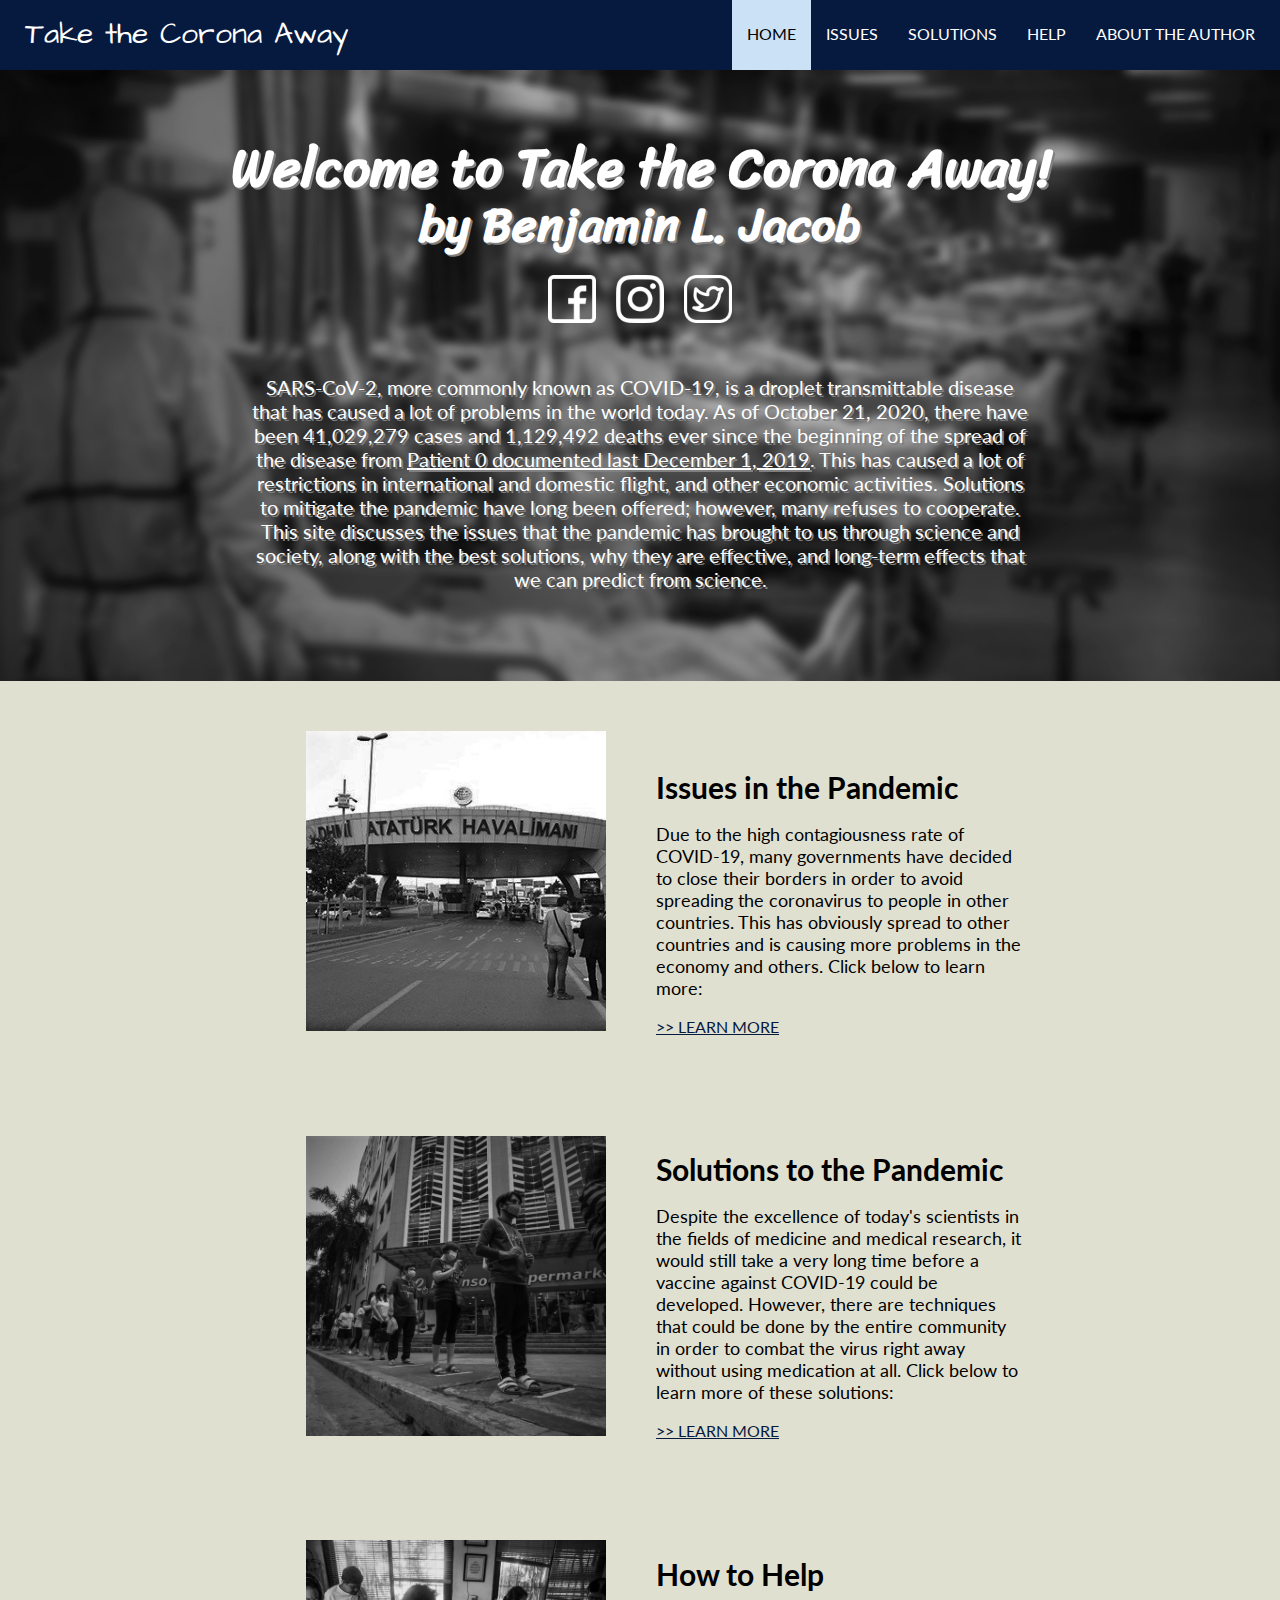
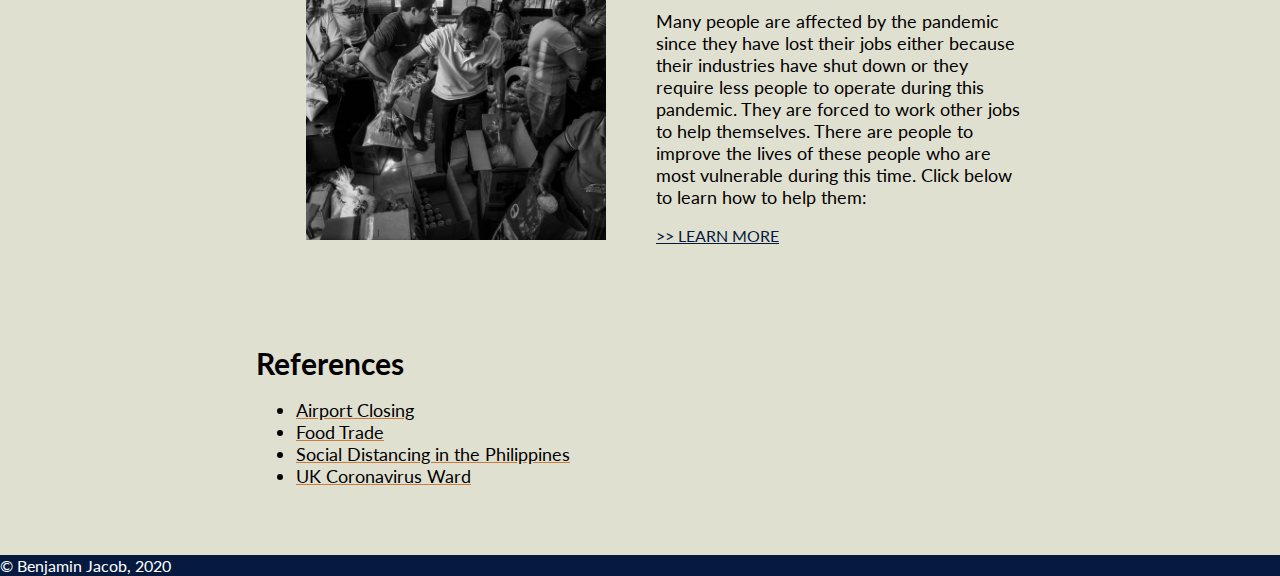
<file: htdocs/index.html>
<!DOCTYPE html>
<html>
    <head>
        <title>Taking the Corona Away - Home Page</title>
        <meta charset="utf-8">
        <meta name="author" content="Benjamin Jacob">
        <meta name="keywords" content="HTML, CSS, JavaScript, Coronavirus, COVID-19">
        <meta name="revised" content="21-October-2020">
        <meta name="viewport" content="width=device-width, initial-scale=1.0">
        <link rel="icon" type="image/gif" href="../images/covid-favicon.png">
		
        <link rel="stylesheet" type="text/css" href="../css/index-content-css.css">
        <link rel="stylesheet" type="text/css" href="../css/index-unique-css.css">
    </head>
    <body>
        <div id="content">
            <div id="navigation-bar">
                <ul>
                    <li class="home">
                        <a href="../htdocs/index.html">Take the Corona Away</a>
                    </li>
                    <li class="right-navigation-bar last-child">
                        <a href="../htdocs/about-the-author.html">ABOUT THE AUTHOR</a>
                    </li>
                    <li class="right-navigation-bar">
                        <a href="../htdocs/how-to-help.html">HELP</a>
                    </li>
                    <li class="right-navigation-bar">
                        <a href="../htdocs/solutions-to-the-pandemic.html">SOLUTIONS</a>
                    </li>
                    <li class="right-navigation-bar">
                        <a href="../htdocs/issues-in-the-pandemic.html">ISSUES</a>
                    </li>
                    <li class="right-navigation-bar active">
                        <a href="../htdocs/index.html">HOME</a>
                    </li>
                </ul>
            </div>
            <div class="dummy">
                
            </div>
            <div id="content" class="flyer-welcome welcome-page">
                <div class="flyer-excellence-margin">
                    <!--FILLER TEXT-->
                </div>
                <h1 style="text-align: center;">Welcome to Take the Corona Away!</h1>
			  	<h2 style="text-align: center;">by Benjamin L. Jacob</h2>
				<div class="social-media">
					<li><a href="https://www.facebook.com/victimemer/"><i class="sprite facebook-sprite"></i></a></li>
					<li><a href="https://www.instagram.com/bljacob_/"><i class="sprite instagram-sprite"></i></a></li>
					<li><a href="https://twitter.com/_victimemer"><i class="sprite twitter-sprite"></i></a></li>
				</div>
                <div class="margin">
                    <!--FILLER TEXT-->
                </div>
                <p style="text-align: center;">SARS-CoV-2, more commonly known as COVID-19, is a droplet transmittable disease that has caused a lot of problems in the world today. As of October 21, 2020, there have been 41,029,279 cases and 1,129,492 deaths ever since the beginning of the spread of the disease from <a href="https://www.bbc.com/future/article/20200221-coronavirus-the-harmful-hunt-for-covid-19s-patient-zero">Patient 0 documented last December 1, 2019</a>. This has caused a lot of restrictions in international and domestic flight, and other economic activities. Solutions to mitigate the pandemic have long been offered; however, many refuses to cooperate. This site discusses the issues that the pandemic has brought to us through science and society, along with the best solutions, why they are effective, and long-term effects that we can predict from science.</p>
                <div class="flyer-excellence-margin">
                    <!--FILLER TEXT-->
                </div>
            </div>
            <div id="content" class="left">
                <img src="../images/index-issues1.jpg" class="annotation">
                <h2 style="margin-top: 5%">Issues in the Pandemic</h2>
                <p>Due to the high contagiousness rate of COVID-19, many governments have decided to close their borders in order to avoid spreading the coronavirus to people in other countries. This has obviously spread to other countries and is causing more problems in the economy and others. Click below to learn more:</p>
                <span class="learn-more"><a href="../htdocs/issues-in-the-pandemic.html">>> LEARN MORE</a></span>
            </div>
            <div id="content" class="left">
                <img src="../images/index-solutions1.jpg" class='annotation'>
                <h2 style="margin-top: 2%">Solutions to the Pandemic</h2>
                <p>Despite the excellence of today's scientists in the fields of medicine and medical research, it would still take a very long time before a vaccine against COVID-19 could be developed. However, there are techniques that could be done by the entire community in order to combat the virus right away without using medication at all. Click below to learn more of these solutions:<br></p>
				<span class="learn-more"><a href="../htdocs/solutions-to-the-pandemic.html">>> LEARN MORE</a></span>
                
            </div>
            <div id="content" class="left">
                <img src="../images/index-howtohelp.jpg" class="annotation">
                <h2 style="margin-top: 2%">How to Help</h2>
                <p>Many people are affected by the pandemic since they have lost their jobs either because their industries have shut down or they require less people to operate during this pandemic. They are forced to work other jobs to help themselves. There are people to improve the lives of these people who are most vulnerable during this time. Click below to learn how to help them:</p>
                <span class="learn-more"><a href="../htdocs/how-to-help.html">>> LEARN MORE</a></span>
            </div>
            <div id="content" class="left">
                <h2>References</h2>
                <ul>
                    <li><a href="http://bianet.org/system/uploads/1/articles/spot_image/000/201/967/original/510.jpg">Airport Closing</a></li>
                    <li><a href="https://sa.kapamilya.com/absnews/abscbnnews/media/2020/news/03/18/covid-supplies-repacking-bacoor-gc-20200318.jpg">Food Trade</a></li>
                    <li><a href="https://i1.wp.com/asiatimes.com/wp-content/uploads/2020/03/Philippines-Manila-Lockdown-Social-Distancing-Covid-19-March-2020.jpg?w=960&ssl=1">Social Distancing in the Philippines</a></li>
                    <li><a href="https://i1.wp.com/kenyannews.co.ke/wp-content/uploads/2020/04/COVID-19-ward-3.jpg?resize=1280%2C720&ssl=1">UK Coronavirus Ward</a></li>
                </ul>
            </div>
            <div id="footer">
                © Benjamin Jacob, 2020
            </div>
        </div>
    </body>
</html>
</file>
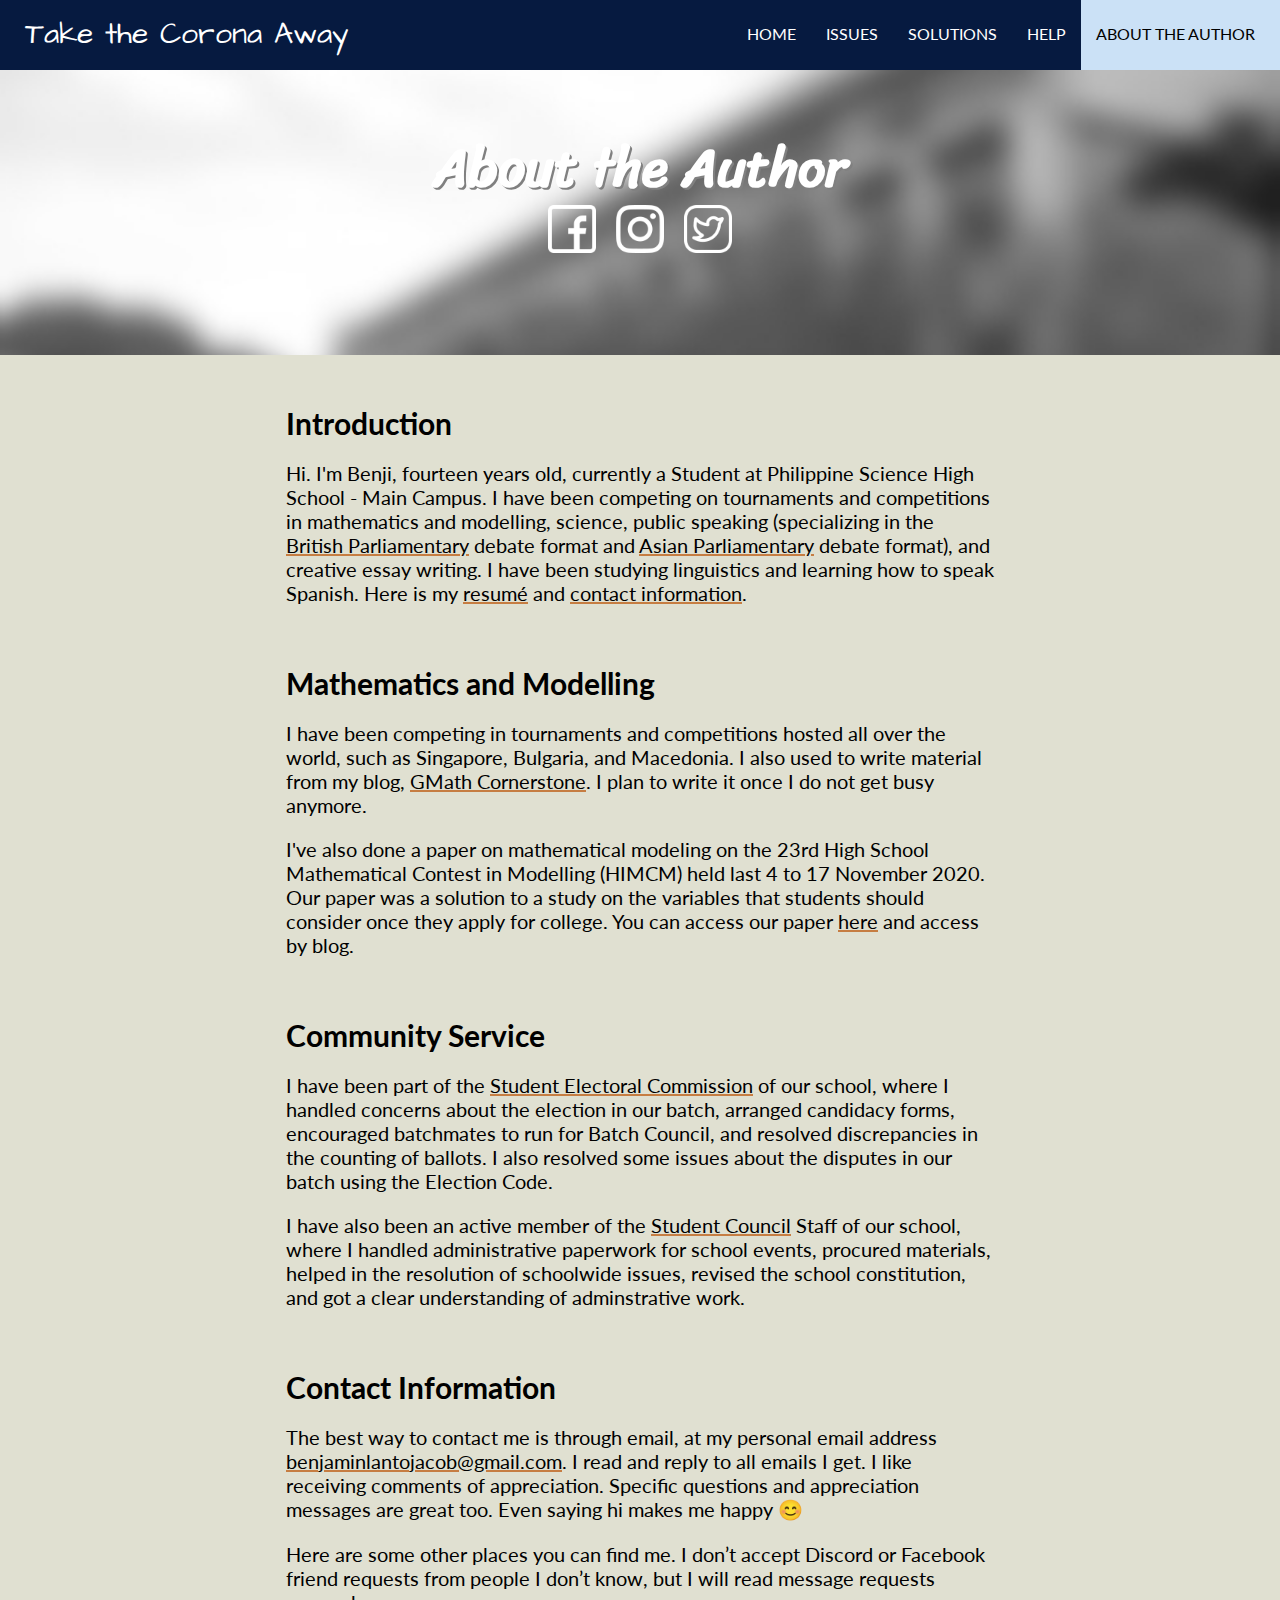
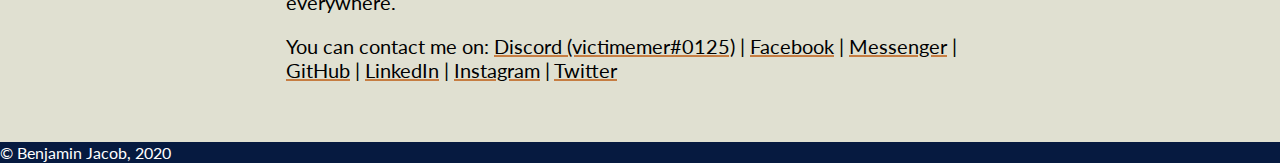
<file: htdocs/about-the-author.html>
<!DOCTYPE html>
<html>
    <head>
        <title>Taking the Corona Away - Issues in the Pandemic</title>
        <meta charset="utf-8">
        <meta name="author" content="Benjamin Jacob">
        <meta name="keywords" content="HTML, CSS, JavaScript, Coronavirus, COVID-19">
        <meta name="revised" content="21-October-2020">
        <meta name="viewport" content="width=device-width, initial-scale=1.0">
        <link rel="icon" type="image/gif" href="../images/covid-favicon.png">
		
        <link rel="stylesheet" type="text/css" href="../css/index-content-css.css">
        <link rel="stylesheet" type="text/css" href="../css/author-unique-css.css">
    </head>
    <body>
        <div id="content">
            <!--ATTACH WORKING HEADER HERE-->
            <div id="navigation-bar">
                <ul>
                    <li class="home">
                        <a href="../htdocs/index.html">Take the Corona Away</a>
                    </li>
                    <li class="right-navigation-bar active  last-child">
                        <a href="../htdocs/about-the-author.html">ABOUT THE AUTHOR</a>
                    </li>
                    <li class="right-navigation-bar">
                        <a href="../htdocs/how-to-help.html">HELP</a>
                    </li>
                    <li class="right-navigation-bar">
                        <a href="../htdocs/solutions-to-the-pandemic.html">SOLUTIONS</a>
                    </li>
                    <li class="right-navigation-bar">
                        <a href="../htdocs/issues-in-the-pandemic.html">ISSUES</a>
                    </li>
                    <li class="right-navigation-bar">
                        <a href="../htdocs/index.html">HOME</a>
                    </li>
                </ul>
            </div>
            <div class="dummy">
            
            </div>
            <div id="content" class="flyer-welcome welcome-page">
                <div class="flyer-excellence-margin" style="height:0;">
                    <!--FILLER TEXT-->
                </div>
                <h1 style="text-align: center;">About the Author</h1>
				<div class="social-media">
					<li><a href="https://www.facebook.com/victimemer/"><i class="sprite facebook-sprite"></i></a></li>
					<li><a href="https://www.instagram.com/bljacob_/"><i class="sprite instagram-sprite"></i></a></li>
					<li><a href="https://twitter.com/_victimemer"><i class="sprite twitter-sprite"></i></a></li>
				</div>
                <div class="margin">
                    <!--FILLER TEXT-->
				</div>
                <div class="flyer-excellence-margin">
                    <!--FILLER TEXT-->
                </div>
            </div>
			<div id="content" class="normal" style="margin-top: 50px;">
				<h2>Introduction</h2>
				<p style="font-size: 20px;">Hi. I'm Benji, fourteen years old, currently a Student at Philippine Science High School - Main Campus. I have been competing on tournaments and competitions in mathematics and modelling, science, public speaking (specializing in the <a href="https://en.wikipedia.org/wiki/British_Parliamentary_Style">British Parliamentary</a> debate format and <a href="https://en.wikipedia.org/wiki/Debate#Australasia_debating">Asian Parliamentary</a> debate format), and creative essay writing. I have been studying linguistics and learning how to speak Spanish. Here is my <a href="../files/Benjamin%20Jacob%20Resume.pdf">resumé</a> and <a href="#contact-information">contact information</a>.</p>
			</div>
			<div id="content" class="normal">
				<h2>Mathematics and Modelling</h2>
				<p>I have been competing in tournaments and competitions hosted all over the world, such as Singapore, Bulgaria, and Macedonia. I also used to write material from my blog, <a href="https://artofproblemsolving.com/community/c1176940">GMath Cornerstone</a>. I plan to write it once I do not get busy anymore.</p>
				<p>I've also done a paper on mathematical modeling on the 23rd High School Mathematical Contest in Modelling (HIMCM) held last 4 to 17 November 2020. Our paper was a solution to a study on the variables that students should consider once they apply for college. You can access our paper <a href="../files/11394.pdf">here</a> and access by blog.</p>
			</div>
			<div id="content" class="normal">
				<h2>Community Service</h2>
				<p>I have been part of the <a href="https://www.facebook.com/pshsmcsec">Student Electoral Commission</a> of our school, where I handled concerns about the election in our batch, arranged candidacy forms, encouraged batchmates to run for Batch Council, and resolved discrepancies in the counting of ballots. I also resolved some issues about the disputes in our batch using the Election Code.</p>
				<p>I have also been an active member of the <a href="https://twitter.com/pisaysc">Student Council</a> Staff of our school, where I handled administrative paperwork for school events, procured materials, helped in the resolution of schoolwide issues, revised the school constitution, and got a clear understanding of adminstrative work.</p>
			</div>
			<div id="contact-information"></div>
			<div id="content" class="normal">
				<h2>Contact Information</h2>
				<p>The best way to contact me is through email, at my personal email address <a href="mailto:benjaminlantojacob@gmail.com">benjaminlantojacob@gmail.com</a>. I read and reply to all emails I get. I like receiving comments of appreciation. Specific questions and appreciation messages are great too. Even saying hi makes me happy 😊</p>
				<p>Here are some other places you can find me. I don’t accept Discord or Facebook friend requests from people I don’t know, but I will read message requests everywhere.</p>
				<p>You can contact me on: <a href="https://discord.com/">Discord (victimemer#0125)</a> | <a href="https://www.facebook.com/victimemer">Facebook</a> | <a href="https://m.me/victimemer/">Messenger</a> | <a href="https://github.com/victimemer404">GitHub</a> | <a href="https://www.linkedin.com/in/benjamin-jacob-a65815133/">LinkedIn</a> | <a href="https://www.instagram.com/bljacob_/">Instagram</a> | <a href="https://twitter.com/_victimemer">Twitter</a></p>
			</div>
            <div id="footer">
                © Benjamin Jacob, 2020
			</div>
        </div>
    </body>
</html>
</file>
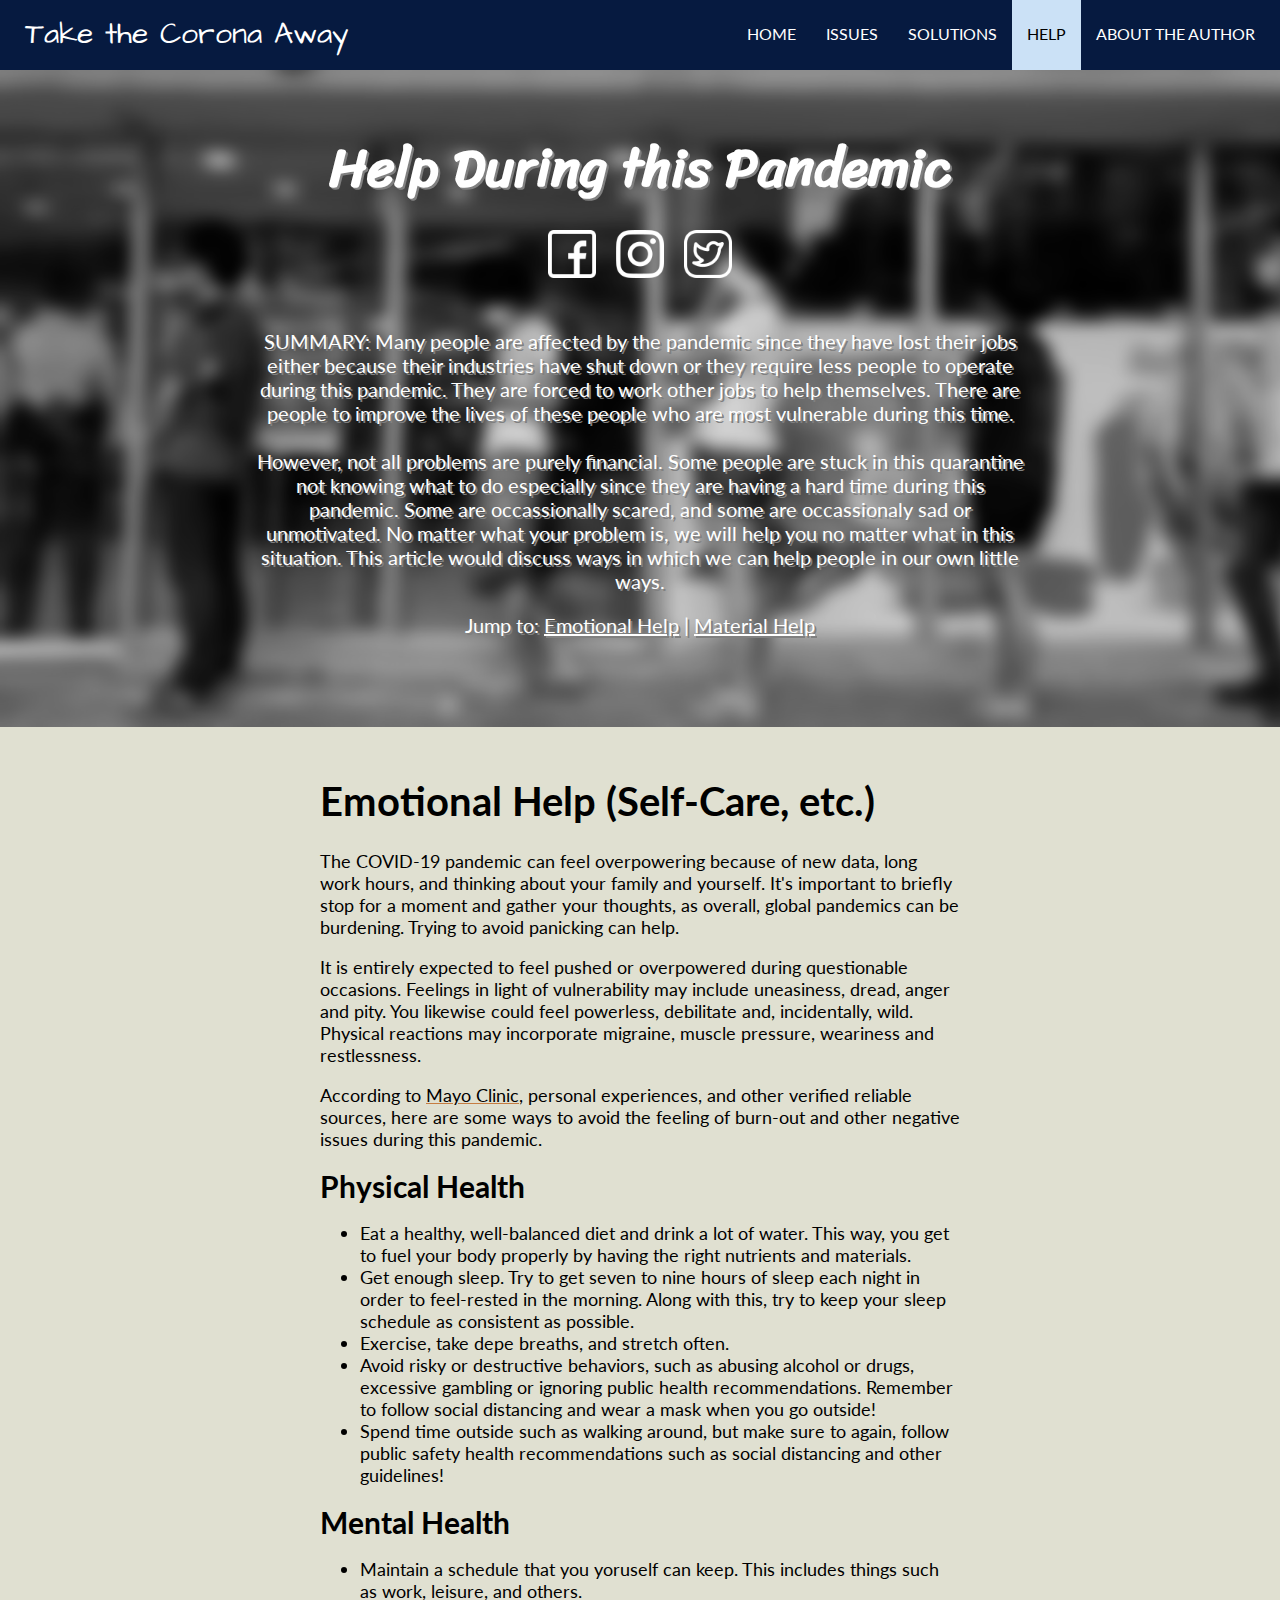
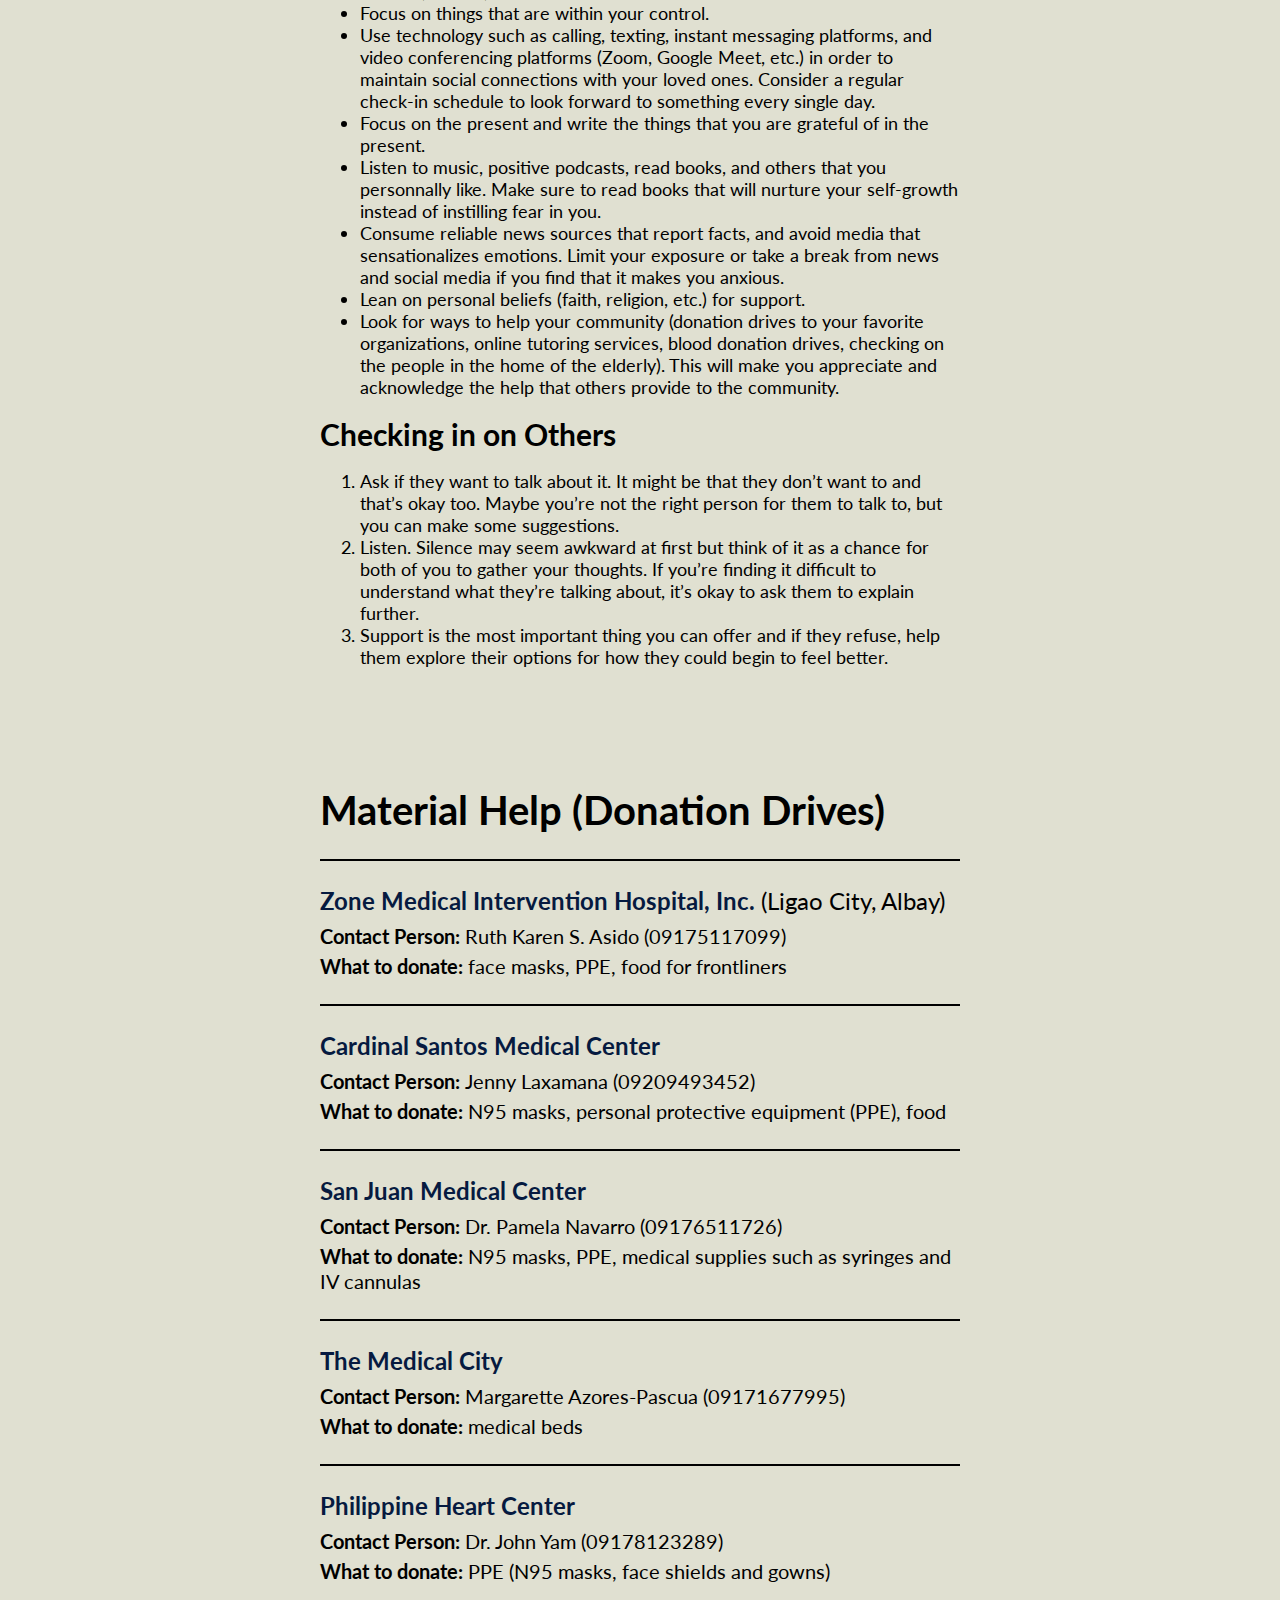
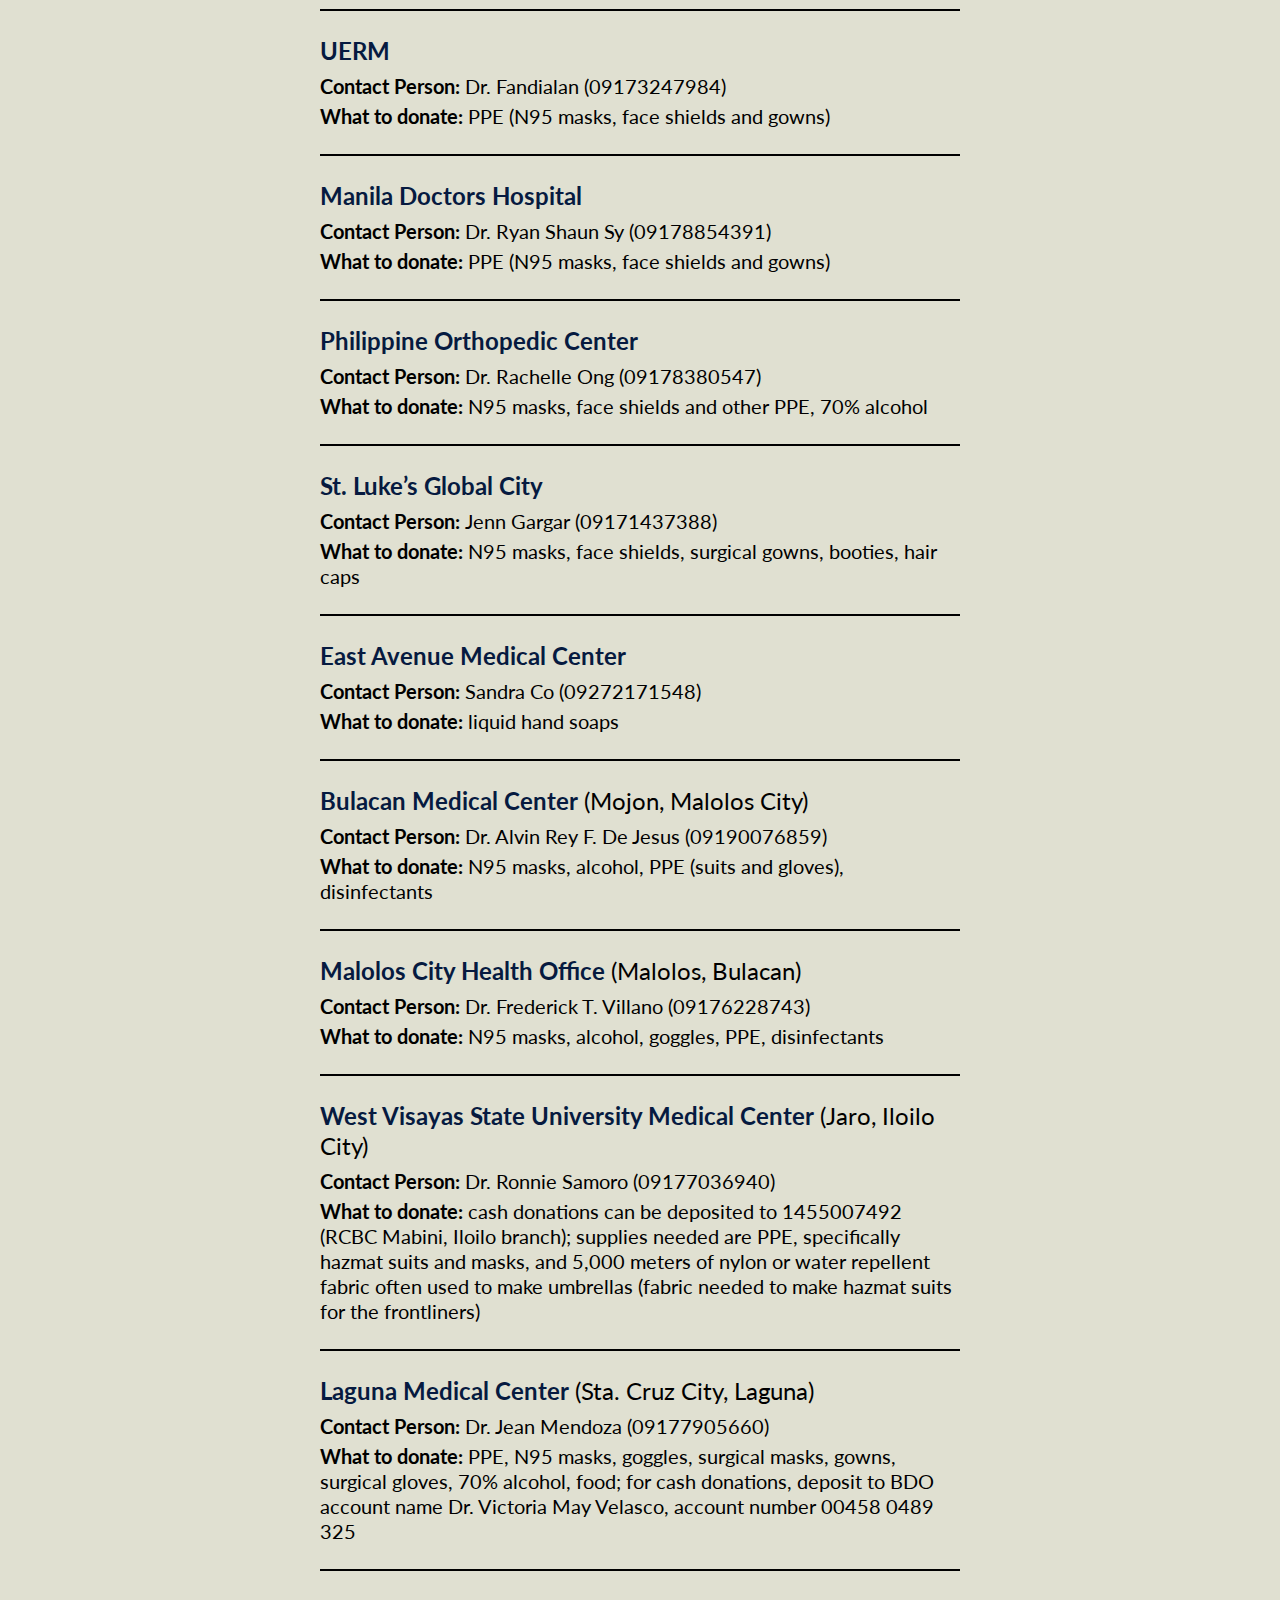
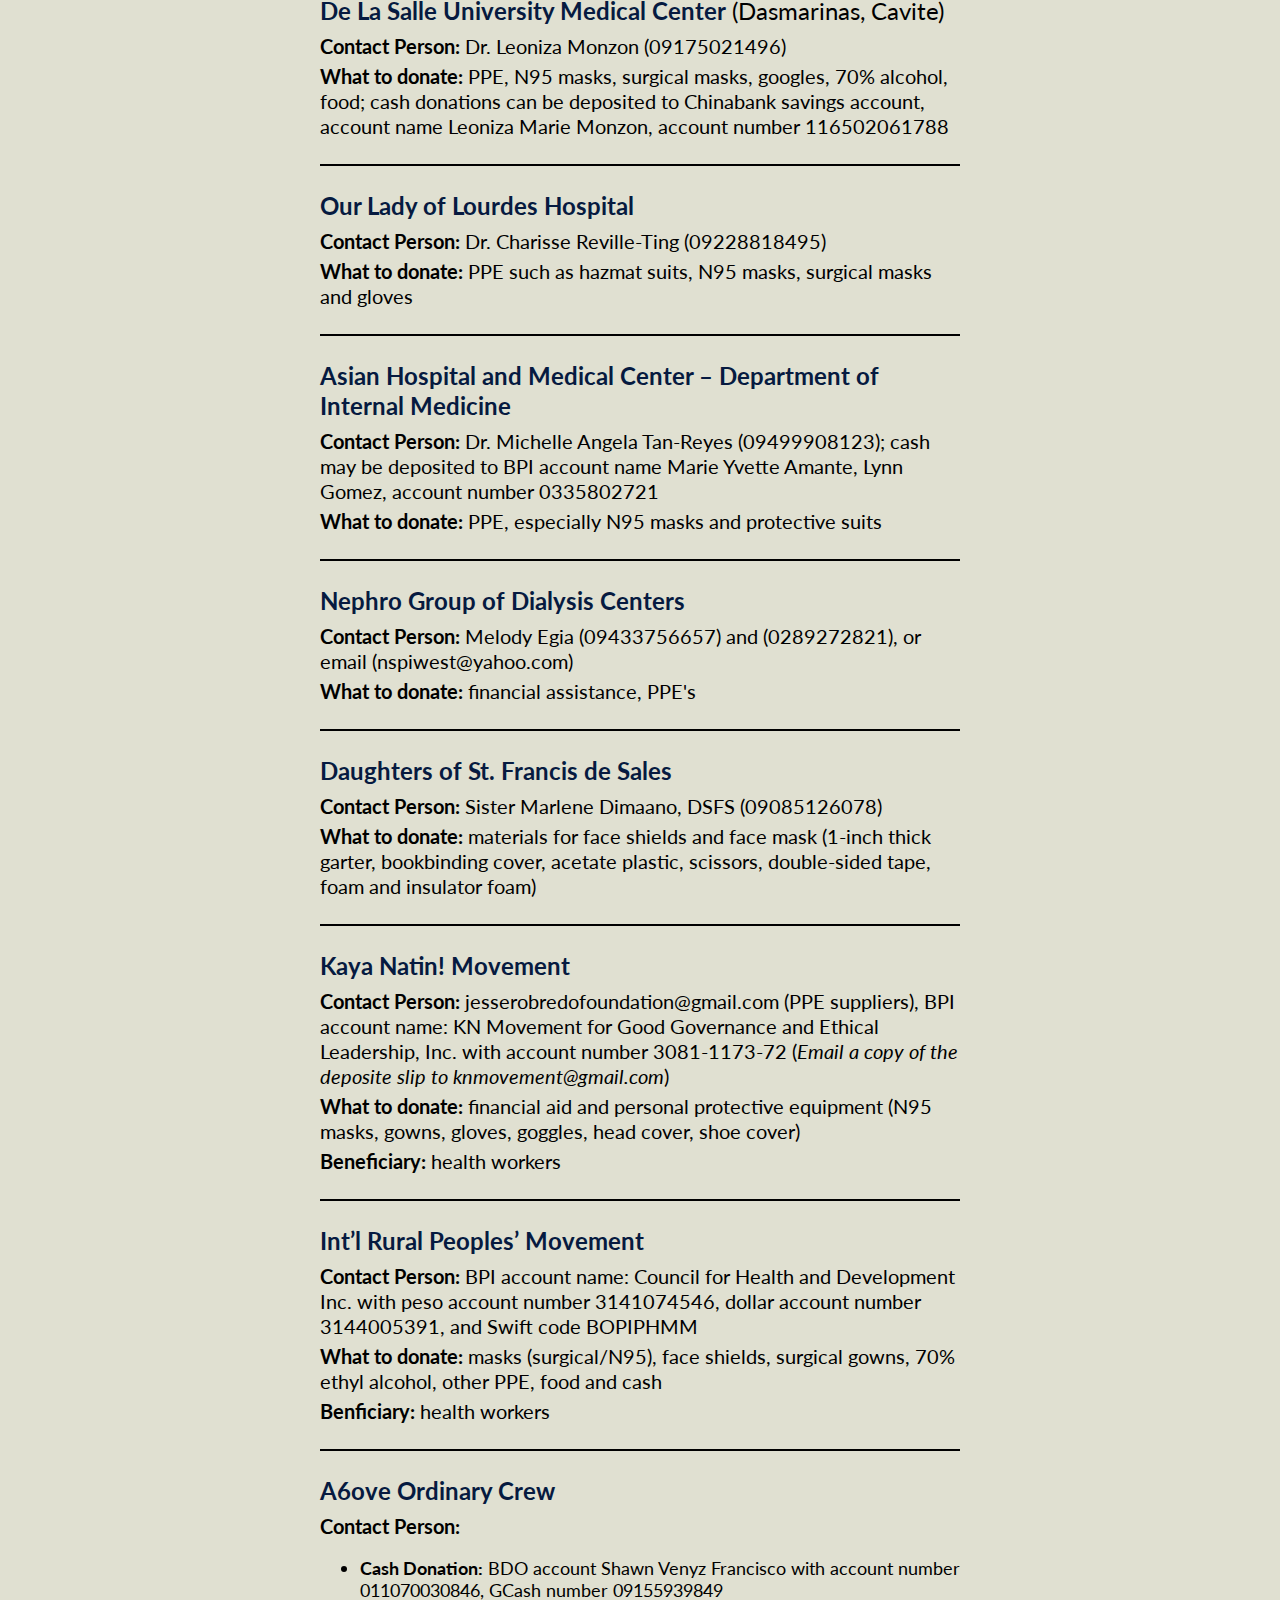
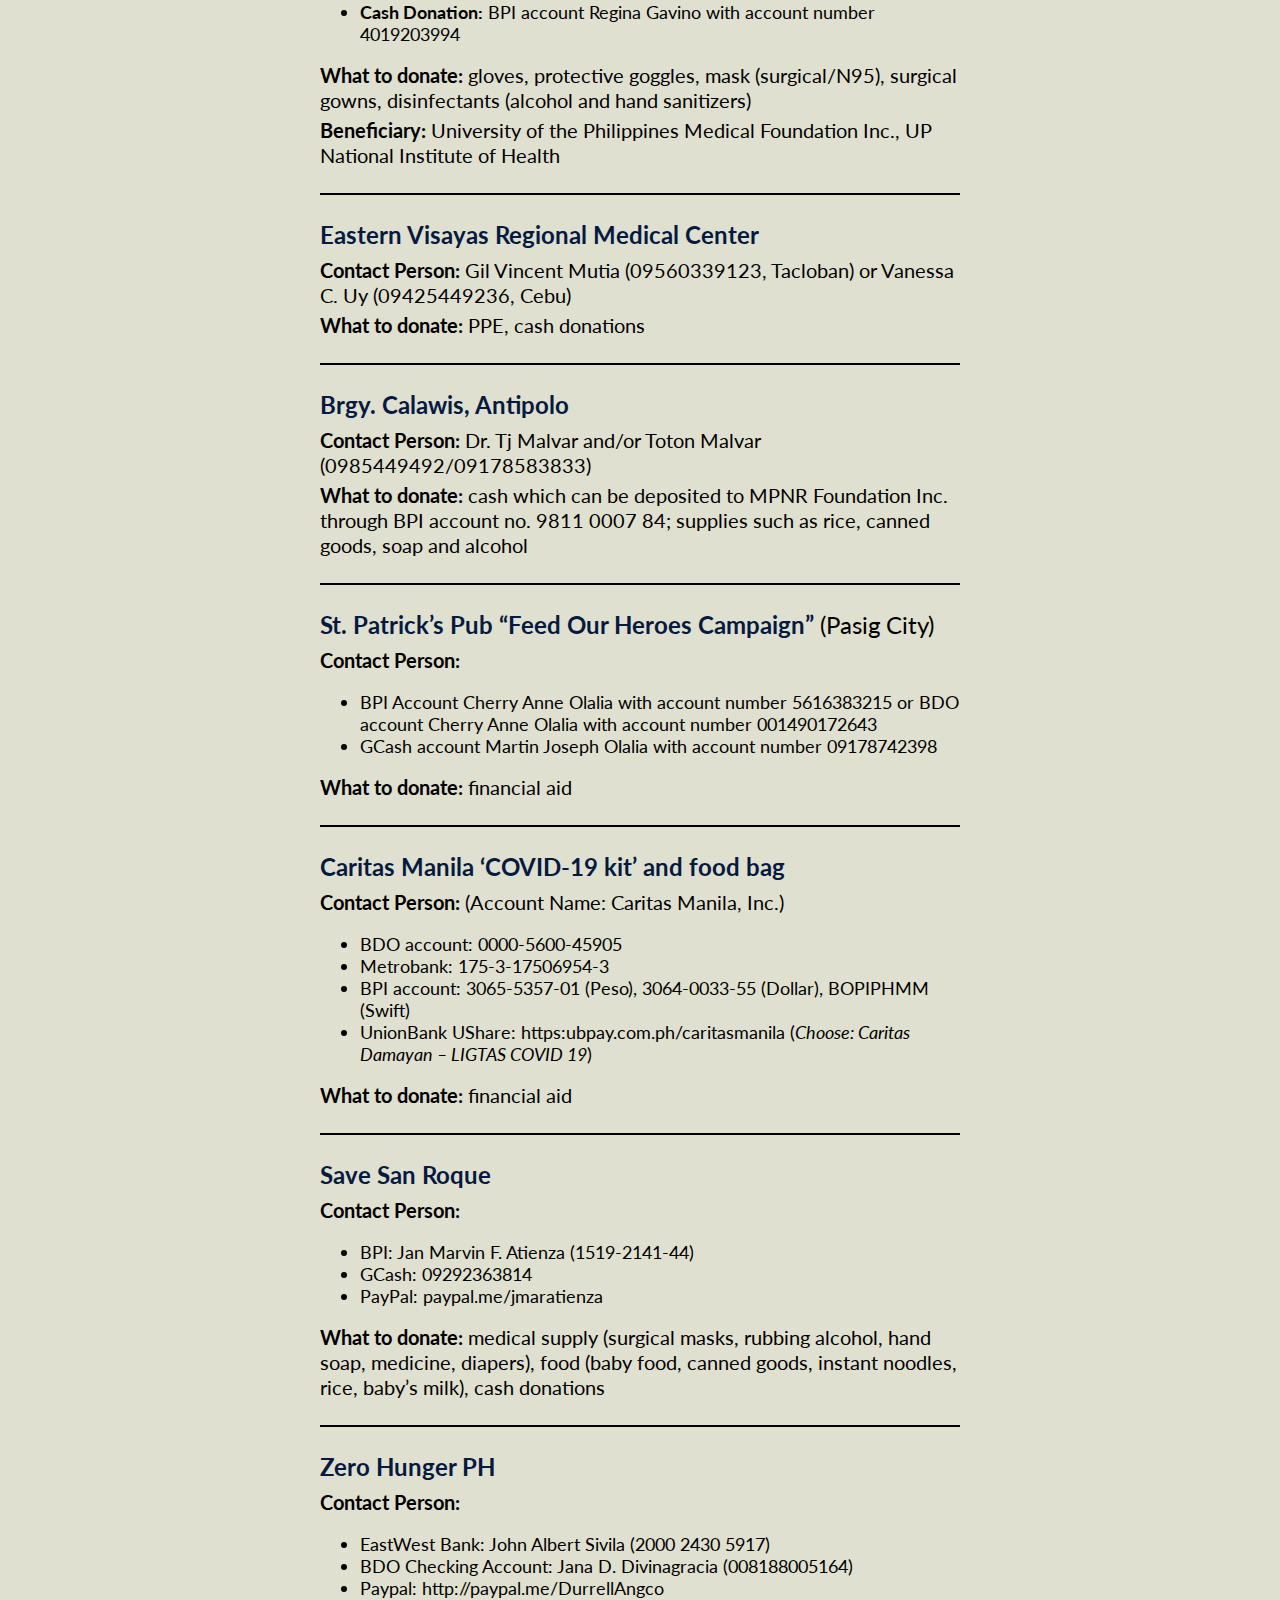
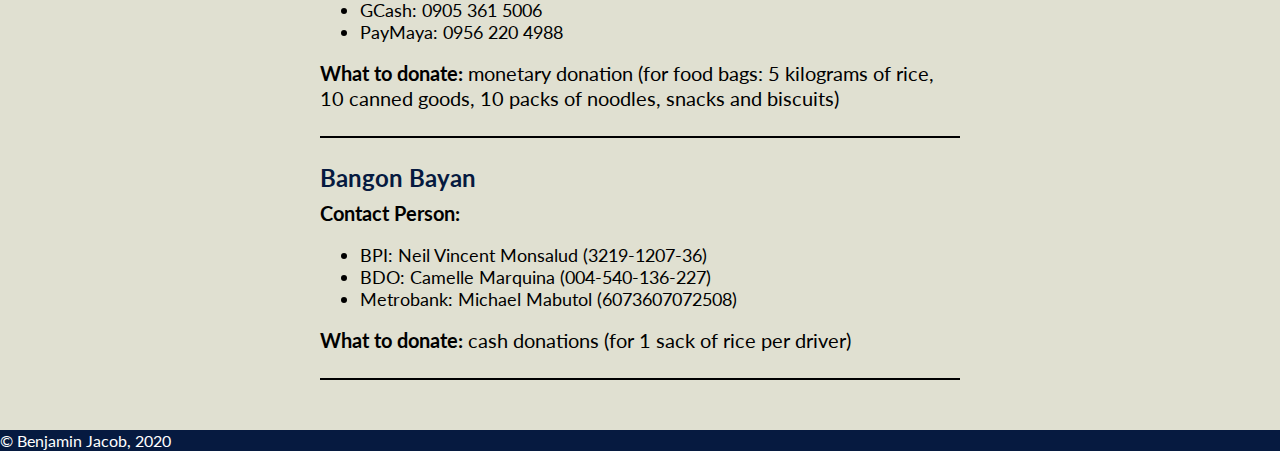
<file: htdocs/how-to-help.html>
<!DOCTYPE html>
<html>
    <head>
        <title>Taking the Corona Away - How to Help </title>
        <meta charset="utf-8">
        <meta name="author" content="Benjamin Jacob">
        <meta name="keywords" content="HTML, CSS, JavaScript, Coronavirus, COVID-19">
        <meta name="revised" content="21-January-2021">
        <meta name="viewport" content="width=device-width, initial-scale=1.0">
        <link rel="icon" type="image/gif" href="../images/covid-favicon.png">
		
        <link rel="stylesheet" type="text/css" href="../css/index-content-css.css">
        <link rel="stylesheet" type="text/css" href="../css/help-unique-css.css">
    </head>
    <body>
        <div id="content">
            <!--ATTACH WORKING HEADER HERE-->
            <div id="navigation-bar">
                <ul>
                    <li class="home">
                        <a href="../htdocs/index.html">Take the Corona Away</a>
                    </li>
                    <li class="right-navigation-bar last-child">
                        <a href="../htdocs/about-the-author.html">ABOUT THE AUTHOR</a>
                    </li>
                    <li class="right-navigation-bar active">
                        <a href="../htdocs/how-to-help.html">HELP</a>
                    </li>
                    <li class="right-navigation-bar">
                        <a href="../htdocs/solutions-to-the-pandemic.html">SOLUTIONS</a>
                    </li>
                    <li class="right-navigation-bar">
                        <a href="../htdocs/issues-in-the-pandemic.html">ISSUES</a>
                    </li>
                    <li class="right-navigation-bar">
                        <a href="../htdocs/index.html">HOME</a>
                    </li>
                </ul>
            </div>
            <div class="dummy">
            
            </div>
            <div id="content" class="flyer-welcome welcome-page">
                <div class="flyer-excellence-margin" style="height:0;">
                    <!--FILLER TEXT-->
                </div>
                <h1 style="text-align: center;">Help During this Pandemic</h1>
				<div class="social-media">
					<li><a href="https://www.facebook.com/victimemer/"><i class="sprite facebook-sprite"></i></a></li>
					<li><a href="https://www.instagram.com/bljacob_/"><i class="sprite instagram-sprite"></i></a></li>
					<li><a href="https://twitter.com/_victimemer"><i class="sprite twitter-sprite"></i></a></li>
				</div>
                <div class="margin">
                    <!--FILLER TEXT-->
                </div>
                <p style="text-align: center;">SUMMARY: Many people are affected by the pandemic since they have lost their jobs either because their industries have shut down or they require less people to operate during this pandemic. They are forced to work other jobs to help themselves. There are people to improve the lives of these people who are most vulnerable during this time. <br><br> However, not all problems are purely financial. Some people are stuck in this quarantine not knowing what to do especially since they are having a hard time during this pandemic. Some are occassionally scared, and some are occassionaly sad or unmotivated. No matter what your problem is, we will help you no matter what in this situation. This article would discuss ways in which we can help people in our own little ways.</p>
				<p>Jump to: <a href="#emotional-help">Emotional Help</a> | <a href="#material-help">Material Help</a></p>
                <div class="flyer-excellence-margin">
                    <!--FILLER TEXT-->
                </div>
            </div>
			<div id="emotional-help"></div>
			<div id="content" class="left">
				<h1>Emotional Help (Self-Care, etc.)</h1>
				<p>The COVID-19 pandemic can feel overpowering because of new data, long work hours, and thinking about your family and yourself. It's important to briefly stop for a moment and gather your thoughts, as overall, global pandemics can be burdening. Trying to avoid panicking can help.</p>
				<p>It is entirely expected to feel pushed or overpowered during questionable occasions. Feelings in light of vulnerability may include uneasiness, dread, anger and pity. You likewise could feel powerless, debilitate and, incidentally, wild. Physical reactions may incorporate migraine, muscle pressure, weariness and restlessness.</p>
				<p>According to <a href="https://www.mayoclinichealthsystem.org/hometown-health/speaking-of-health/self-care-tips-during-the-covid-19-pandemic">Mayo Clinic</a>, personal experiences, and other verified reliable sources, here are some ways to avoid the feeling of burn-out and other negative issues during this pandemic.</p>
				<h2>Physical Health</h2>
				<ul>
					<li>Eat a healthy, well-balanced diet and drink a lot of water. This way, you get to fuel your body properly by having the right nutrients and materials.</li>
					<li>Get enough sleep. Try to get seven to nine hours of sleep each night in order to feel-rested in the morning. Along with this, try to keep your sleep schedule as consistent as possible.</li>
					<li>Exercise, take depe breaths, and stretch often.</li>
					<li>Avoid risky or destructive behaviors, such as abusing alcohol or drugs, excessive gambling or ignoring public health recommendations. Remember to follow social distancing and wear a mask when you go outside!</li>
					<li>Spend time outside such as walking around, but make sure to again, follow public safety health recommendations such as social distancing and other guidelines!</li>
				</ul>
				<h2>Mental Health</h2>
				<ul>
					<li>Maintain a schedule that you yoruself can keep. This includes things such as work, leisure, and others.</li>
					<li>Focus on things that are within your control.</li>
					<li>Use technology such as calling, texting, instant messaging platforms, and video conferencing platforms (Zoom, Google Meet, etc.) in order to maintain social connections with your loved ones. Consider a regular check-in schedule to look forward to something every single day.</li>
					<li>Focus on the present and write the things that you are grateful of in the present.</li>
					<li>Listen to music, positive podcasts, read books, and others that you personnally like. Make sure to read books that will nurture your self-growth instead of instilling fear in you.</li>
					<li>Consume reliable news sources that report facts, and avoid media that sensationalizes emotions. Limit your exposure or take a break from news and social media if you find that it makes you anxious.</li>
					<li>Lean on personal beliefs (faith, religion, etc.) for support.</li>
					<li>Look for ways to help your community (donation drives to your favorite organizations, online tutoring services, blood donation drives, checking on the people in the home of the elderly). This will make you appreciate and acknowledge the help that others provide to the community. </li>
				</ul>
				<h2>Checking in on Others</h2>
				<ol>
					<li>Ask if they want to talk about it. It might be that they don’t want to and that’s okay too. Maybe you’re not the right person for them to talk to, but you can make some suggestions.</li>
					<li>Listen. Silence may seem awkward at first but think of it as a chance for both of you to gather your thoughts. If you’re finding it difficult to understand what they’re talking about, it’s okay to ask them to explain further.</li>
					<li>Support is the most important thing you can offer and if they refuse, help them explore their options for how they could begin to feel better.</li>
				</ol>
			</div>
			<div id="material-help"></div>
			<div id="content" class="left">
				<h1>Material Help (Donation Drives)</h1>
				<div id="donation-box">
					<p class="header"><a href="https://www.facebook.com/pages/Zone-Medical-Intervention-Hospital-Inc/1735516896699492">Zone Medical Intervention Hospital, Inc.</a> (Ligao City, Albay)</p>
					<p><strong>Contact Person: </strong>Ruth Karen S. Asido (09175117099)</p>
					<p><strong>What to donate: </strong>face masks, PPE, food for frontliners</p>
				</div>
				<div id="donation-box">
					<p class="header"><a href="https://cardinalsantos.com.ph/">Cardinal Santos Medical Center</a></p>
					<p><strong>Contact Person: </strong>Jenny Laxamana (09209493452)</p>
					<p><strong>What to donate: </strong>N95 masks, personal protective equipment (PPE), food</p>
				</div>
				<div id="donation-box">
					<p class="header"><a href="https://web.facebook.com/sanjuanmed/">San Juan Medical Center</a></p>
					<p><strong>Contact Person: </strong>Dr. Pamela Navarro (09176511726)</p>
					<p><strong>What to donate: </strong>N95 masks, PPE, medical supplies such as syringes and IV cannulas</p>
				</div>
				<div id="donation-box">
					<p class="header"><a href="https://www.themedicalcity.com/">The Medical City</a></p>
					<p><strong>Contact Person: </strong>Margarette Azores-Pascua (09171677995)</p>
					<p><strong>What to donate: </strong>medical beds</p>
				</div>
				<div id="donation-box">
					<p class="header"><a href="https://www.phc.gov.ph/">Philippine Heart Center</a></p>
					<p><strong>Contact Person: </strong>Dr. John Yam (09178123289)</p>
					<p><strong>What to donate: </strong>PPE (N95 masks, face shields and gowns)</p>
				</div>
				<div id="donation-box">
					<p class="header"><a href="https://www.uermhospital.com.ph/">UERM</a></p>
					<p><strong>Contact Person: </strong>Dr. Fandialan (09173247984)</p>
					<p><strong>What to donate: </strong>PPE (N95 masks, face shields and gowns)</p>
				</div>
				<div id="donation-box">
					<p class="header"><a href="https://www.maniladoctors.com.ph/">Manila Doctors Hospital</a></p>
					<p><strong>Contact Person: </strong>Dr. Ryan Shaun Sy (09178854391)</p>
					<p><strong>What to donate: </strong>PPE (N95 masks, face shields and gowns)</p>
				</div>
				<div id="donation-box">
					<p class="header"><a href="http://poc.doh.gov.ph/">Philippine Orthopedic Center</a></p>
					<p><strong>Contact Person: </strong>Dr. Rachelle Ong (09178380547)</p>
					<p><strong>What to donate: </strong>N95 masks, face shields and other PPE, 70% alcohol</p>
				</div>
				<div id="donation-box">
					<p class="header"><a href="https://www.stlukes.com.ph/">St. Luke’s Global City</a></p>
					<p><strong>Contact Person: </strong>Jenn Gargar (09171437388)</p>
					<p><strong>What to donate: </strong>N95 masks, face shields, surgical gowns, booties, hair caps</p>
				</div>
				<div id="donation-box">
					<p class="header"><a href="https://eamc.doh.gov.ph/">East Avenue Medical Center</a></p>
					<p><strong>Contact Person: </strong>Sandra Co (09272171548)</p>
					<p><strong>What to donate: </strong>liquid hand soaps</p>
				</div>
				<div id="donation-box">
					<p class="header"><a href="https://newsinfo.inquirer.net/1245642/bmc@bulacan.gov.ph">Bulacan Medical Center</a> (Mojon, Malolos City)</p>
					<p><strong>Contact Person: </strong>Dr. Alvin Rey F. De Jesus (09190076859)</p>
					<p><strong>What to donate: </strong>N95 masks, alcohol, PPE (suits and gloves), disinfectants</p>
				</div>
				<div id="donation-box">
					<p class="header"><a href="https://newsinfo.inquirer.net/1245642/cito@maloloscity.gov.ph">Malolos City Health Office</a> (Malolos, Bulacan)</p>
					<p><strong>Contact Person: </strong>Dr. Frederick T. Villano (09176228743)</p>
					<p><strong>What to donate: </strong>N95 masks, alcohol, goggles, PPE, disinfectants</p>
				</div>
				<div id="donation-box">
					<p class="header"><a href="https://www.wvsu.edu.ph/medcenter/">West Visayas State University Medical Center</a> (Jaro, Iloilo City)</p>
					<p><strong>Contact Person: </strong>Dr. Ronnie Samoro (09177036940)</p>
					<p><strong>What to donate: </strong>cash donations can be deposited to 1455007492 (RCBC Mabini, Iloilo branch); supplies needed are PPE, specifically hazmat suits and masks, and 5,000 meters of nylon or water repellent fabric often used to make umbrellas (fabric needed to make hazmat suits for the frontliners)</p>
				</div>
				<div id="donation-box">
					<p class="header"><a href="https://www.facebook.com/pages/category/Government-Organization/Laguna-Medical-Center-418948045226998/">Laguna Medical Center</a> (Sta. Cruz City, Laguna) </p>
					<p><strong>Contact Person: </strong>Dr. Jean Mendoza (09177905660)</p>
					<p><strong>What to donate: </strong>PPE, N95 masks, goggles, surgical masks, gowns, surgical gloves, 70% alcohol, food; for cash donations, deposit to BDO account name Dr. Victoria May Velasco, account number 00458 0489 325</p>
				</div>
				<div id="donation-box">
					<p class="header"><a href="https://web.facebook.com/dlsumcofficial/?__tn__=%2Cd%2CP-R&eid=ARBl3WipRwuGotvIBF6XMXFFHqzY6NujGJdNnholCB-OCTfIGLCFwpaS5tWq6spgPAZo9hRLgQ8FgDQS">De La Salle University Medical Center</a> (Dasmarinas, Cavite)</p>
					<p><strong>Contact Person: </strong>Dr. Leoniza Monzon (09175021496)</p>
					<p><strong>What to donate: </strong>PPE, N95 masks, surgical masks, googles, 70% alcohol, food; cash donations can be deposited to Chinabank savings account, account name Leoniza Marie Monzon, account number 116502061788</p>
				</div>
				<div id="donation-box">
					<p class="header"><a href="https://web.facebook.com/OurLadyofLourdesHospital/?_rdc=1&_rdr">Our Lady of Lourdes Hospital</a></p>
					<p><strong>Contact Person: </strong>Dr. Charisse Reville-Ting (09228818495)</p>
					<p><strong>What to donate: </strong>PPE such as hazmat suits, N95 masks, surgical masks and gloves</p>
				</div>
				<div id="donation-box">
					<p class="header"><a href="https://web.facebook.com/AsianHospitalPH/">Asian Hospital and Medical Center – Department of Internal Medicine</a></p>
					<p><strong>Contact Person: </strong>Dr. Michelle Angela Tan-Reyes (09499908123); cash may be deposited to BPI account name Marie Yvette Amante, Lynn Gomez, account number 0335802721</p>
					<p><strong>What to donate: </strong>PPE, especially N95 masks and protective suits</p>
				</div>
				<div id="donation-box">
					<p class="header"><a href="https://www.facebook.com/NephroGroupofDialysisCenters/">Nephro Group of Dialysis Centers</a></p>
					<p><strong>Contact Person: </strong>Melody Egia (09433756657) and (0289272821), or email (nspiwest@yahoo.com)</p>
					<p><strong>What to donate: </strong>financial assistance, PPE's</p>
				</div>
				<div id="donation-box">
					<p class="header"><a href="javascript:void(0)">Daughters of St. Francis de Sales</a></p>
					<p><strong>Contact Person: </strong>Sister Marlene Dimaano, DSFS (09085126078)</p>
					<p><strong>What to donate: </strong>materials for face shields and face mask (1-inch thick garter, bookbinding cover, acetate plastic, scissors, double-sided tape, foam and insulator foam)</p>
				</div>
				<div id="donation-box">
					<p class="header"><a href="https://twitter.com/KayaNatinPH/status/1240847647335829507">Kaya Natin! Movement</a></p>
					<p><strong>Contact Person: </strong>jesserobredofoundation@gmail.com (PPE suppliers), BPI account name: KN Movement for Good Governance and Ethical Leadership, Inc. with account number 3081-1173-72 (<i>Email a copy of the deposite slip to knmovement@gmail.com</i>)</p>
					<p><strong>What to donate: </strong>financial aid and personal protective equipment (N95 masks, gowns, gloves, goggles, head cover, shoe cover)</p>
					<p><strong>Beneficiary: </strong>health workers</p>
				</div>
				<div id="donation-box">
					<p class="header"><a href="https://twitter.com/PCFSGlobal/status/1239532881325613058">Int’l Rural Peoples’ Movement</a></p>
					<p><strong>Contact Person: </strong>BPI account name: Council for Health and Development Inc. with peso account number 3141074546, dollar account number 3144005391, and Swift code BOPIPHMM</p>
					<p><strong>What to donate: </strong>masks (surgical/N95), face shields, surgical gowns, 70% ethyl alcohol, other PPE, food and cash</p>
					<p><strong>Benficiary: </strong>health workers</p>
				</div>
				<div id="donation-box">
					<p class="header"><a href="https://twitter.com/a6ovecrewmnl/status/1240618795011420160">A6ove Ordinary Crew</a></p>
					<p><strong>Contact Person: </strong></p>
					<ul>
						<li><strong>Cash Donation:</strong> BDO account Shawn Venyz Francisco with account number 011070030846, GCash number 09155939849</li>
						<li><strong>Cash Donation:</strong> BPI account Regina Gavino with account number 4019203994</li>
					</ul>
					<p><strong>What to donate: </strong>gloves, protective goggles, mask (surgical/N95), surgical gowns, disinfectants (alcohol and hand sanitizers)</p>
					<p><strong>Beneficiary: </strong>University of the Philippines Medical Foundation Inc., UP National Institute of Health</p>
				</div>
				<div id="donation-box">
					<p class="header"><a href="https://twitter.com/theeiverky/status/1240883642873688064">Eastern Visayas Regional Medical Center</a></p>
					<p><strong>Contact Person: </strong>Gil Vincent Mutia (09560339123, Tacloban) or Vanessa C. Uy (09425449236, Cebu)</p>
					<p><strong>What to donate: </strong>PPE, cash donations</p>
				</div>
				<div id="donation-box">
					<p class="header"><a href="javascript:void(0)">Brgy. Calawis, Antipolo</a></p>
					<p><strong>Contact Person: </strong>Dr. Tj Malvar and/or Toton Malvar (0985449492/09178583833)</p>
					<p><strong>What to donate: </strong>cash which can be deposited to MPNR Foundation Inc. through BPI account no. 9811 0007 84; supplies such as rice, canned goods, soap and alcohol</p>
				</div>
				<div id="donation-box">
					<p class="header"><a href="https://www.facebook.com/st.patricks.kapitolyo/posts/2845992472163076">St. Patrick’s Pub “Feed Our Heroes Campaign”</a> (Pasig City)</p>
					<p><strong>Contact Person: </strong></p>
					<ul>
						<li>BPI Account Cherry Anne Olalia with account number 5616383215 or BDO account Cherry Anne Olalia with account number 001490172643</li>
						<li>GCash account Martin Joseph Olalia with account number 09178742398</li>
					</ul>
					<p><strong>What to donate: </strong>financial aid</p>
				</div>
				<div id="donation-box">
					<p class="header"><a href="https://twitter.com/CaritasManila/status/1239433415776071681">Caritas Manila ‘COVID-19 kit’ and food bag</a></p>
					<p><strong>Contact Person: </strong>(Account Name: Caritas Manila, Inc.)</p>
					<ul>
						<li>BDO account: 0000-5600-45905</li>
						<li>Metrobank: 175-3-17506954-3</li>
						<li>BPI account: 3065-5357-01 (Peso), 3064-0033-55 (Dollar), BOPIPHMM (Swift)</li>
						<li>UnionBank UShare: https:ubpay.com.ph/caritasmanila (<i>Choose: Caritas Damayan – LIGTAS COVID 19</i>)</li>
					</ul>
					<p><strong>What to donate: </strong>financial aid</p>
				</div>
				<div id="donation-box">
					<p class="header"><a href="https://twitter.com/SaveSanRoque/status/1239741523995975680?s=20">Save San Roque</a></p>
					<p><strong>Contact Person: </strong></p>
					<ul>
						<li>BPI: Jan Marvin F. Atienza (1519-2141-44)</li>
						<li>GCash: 09292363814</li>
						<li>PayPal: paypal.me/jmaratienza</li>
					</ul>
					<p><strong>What to donate: </strong>medical supply (surgical masks, rubbing alcohol, hand soap, medicine, diapers), food (baby food, canned goods, instant noodles, rice, baby’s milk), cash donations</p>
				</div>
				<div id="donation-box">
					<p class="header"><a href="https://twitter.com/ZeroHungerPH/status/1240251231223681025">Zero Hunger PH</a></p>
					<p><strong>Contact Person: </strong></p>
					<ul>
						<li>EastWest Bank: John Albert Sivila (2000 2430 5917)</li>
						<li>BDO Checking Account: Jana D. Divinagracia (008188005164)</li>
						<li>Paypal: http://paypal.me/DurrellAngco</li>
						<li>GCash: 0905 361 5006</li>
						<li>PayMaya: 0956 220 4988</li>
					</ul>
					<p><strong>What to donate: </strong>monetary donation (for food bags: 5 kilograms of rice, 10 canned goods, 10 packs of noodles, snacks and biscuits)</p>
				</div>
				<div id="donation-box">
					<p class="header"><a href="https://www.facebook.com/BangonBayanSKPSDP/photos/a.2891603027592241/2891644160921461/">Bangon Bayan</a></p>
					<p><strong>Contact Person: </strong></p>
					<ul>
						<li>BPI: Neil Vincent Monsalud (3219-1207-36)</li>
						<li>BDO: Camelle Marquina (004-540-136-227)</li>
						<li>Metrobank: Michael Mabutol (6073607072508)</li>
					</ul>
					<p><strong>What to donate: </strong>cash donations (for 1 sack of rice per driver)</p>
				</div>
			</div>
            
            <div id="footer">
                © Benjamin Jacob, 2020
            </div>
        </div>
    </body>
</html>
</file>
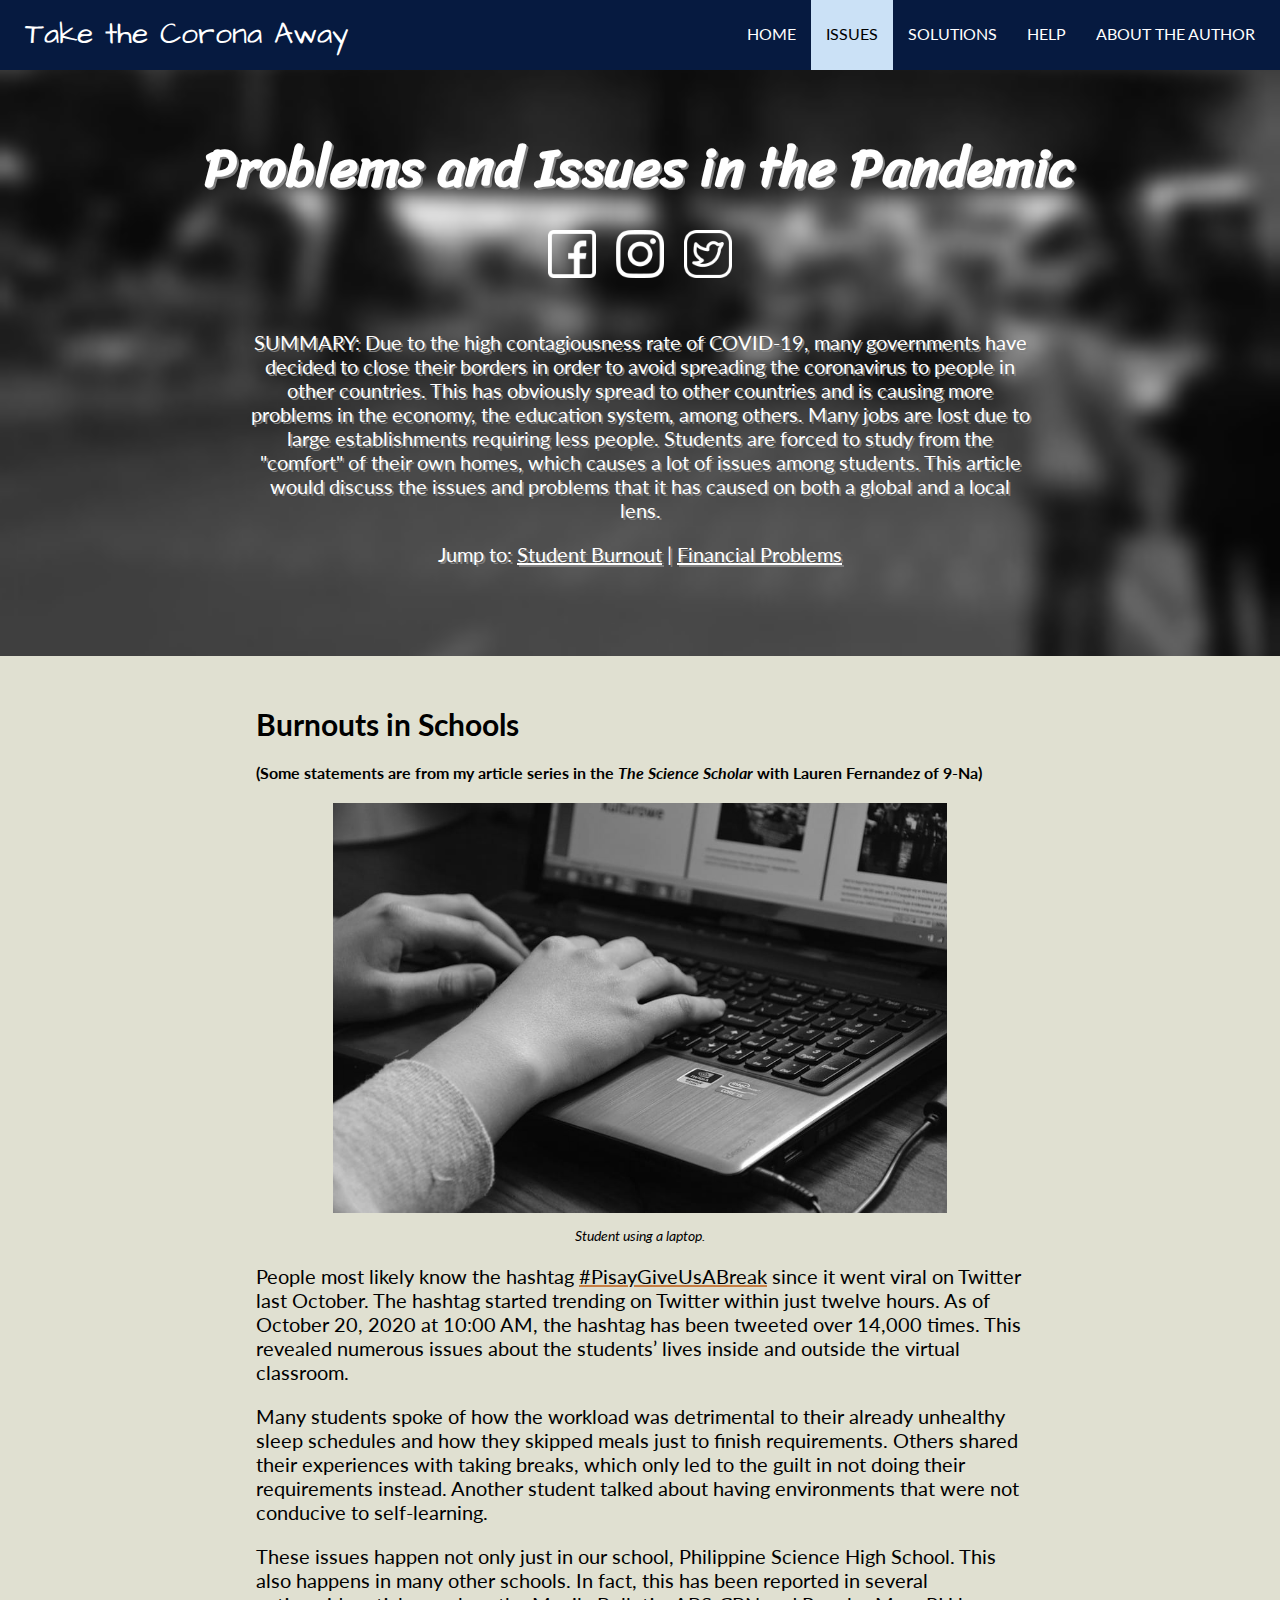
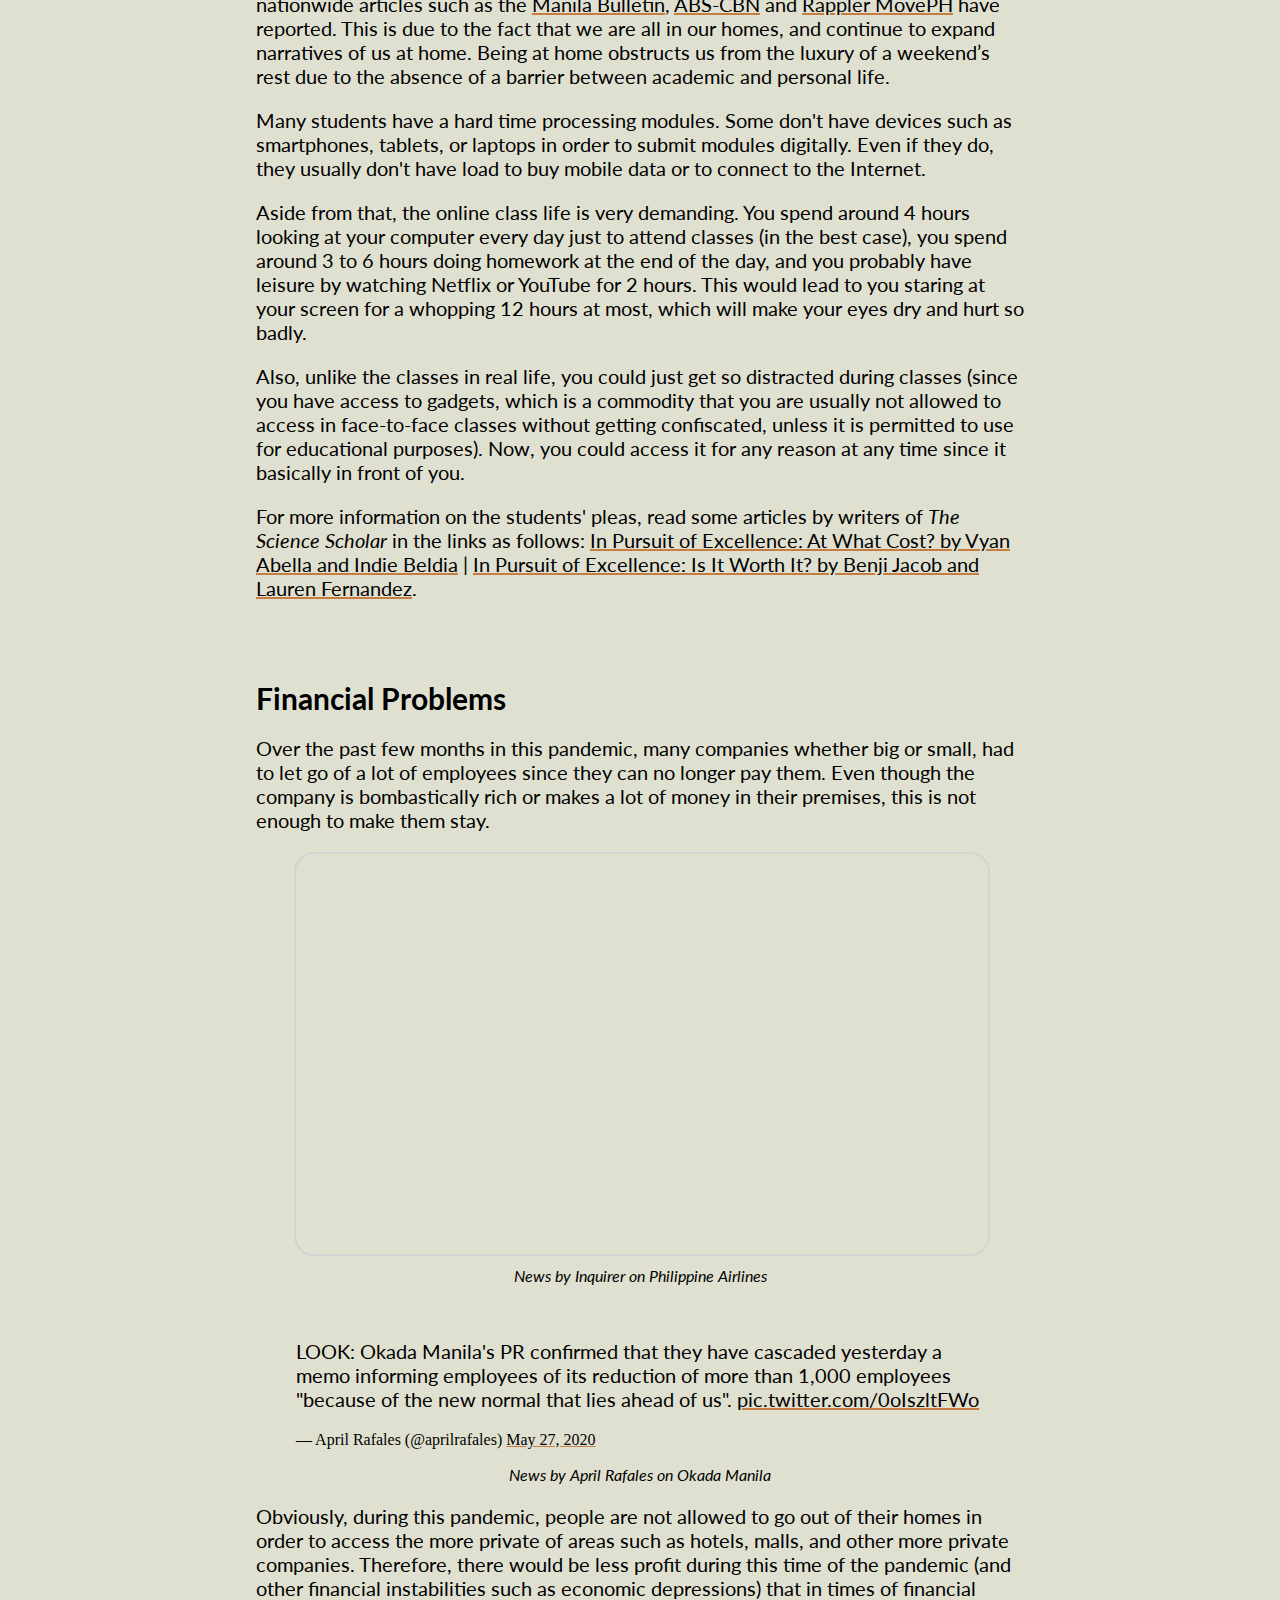
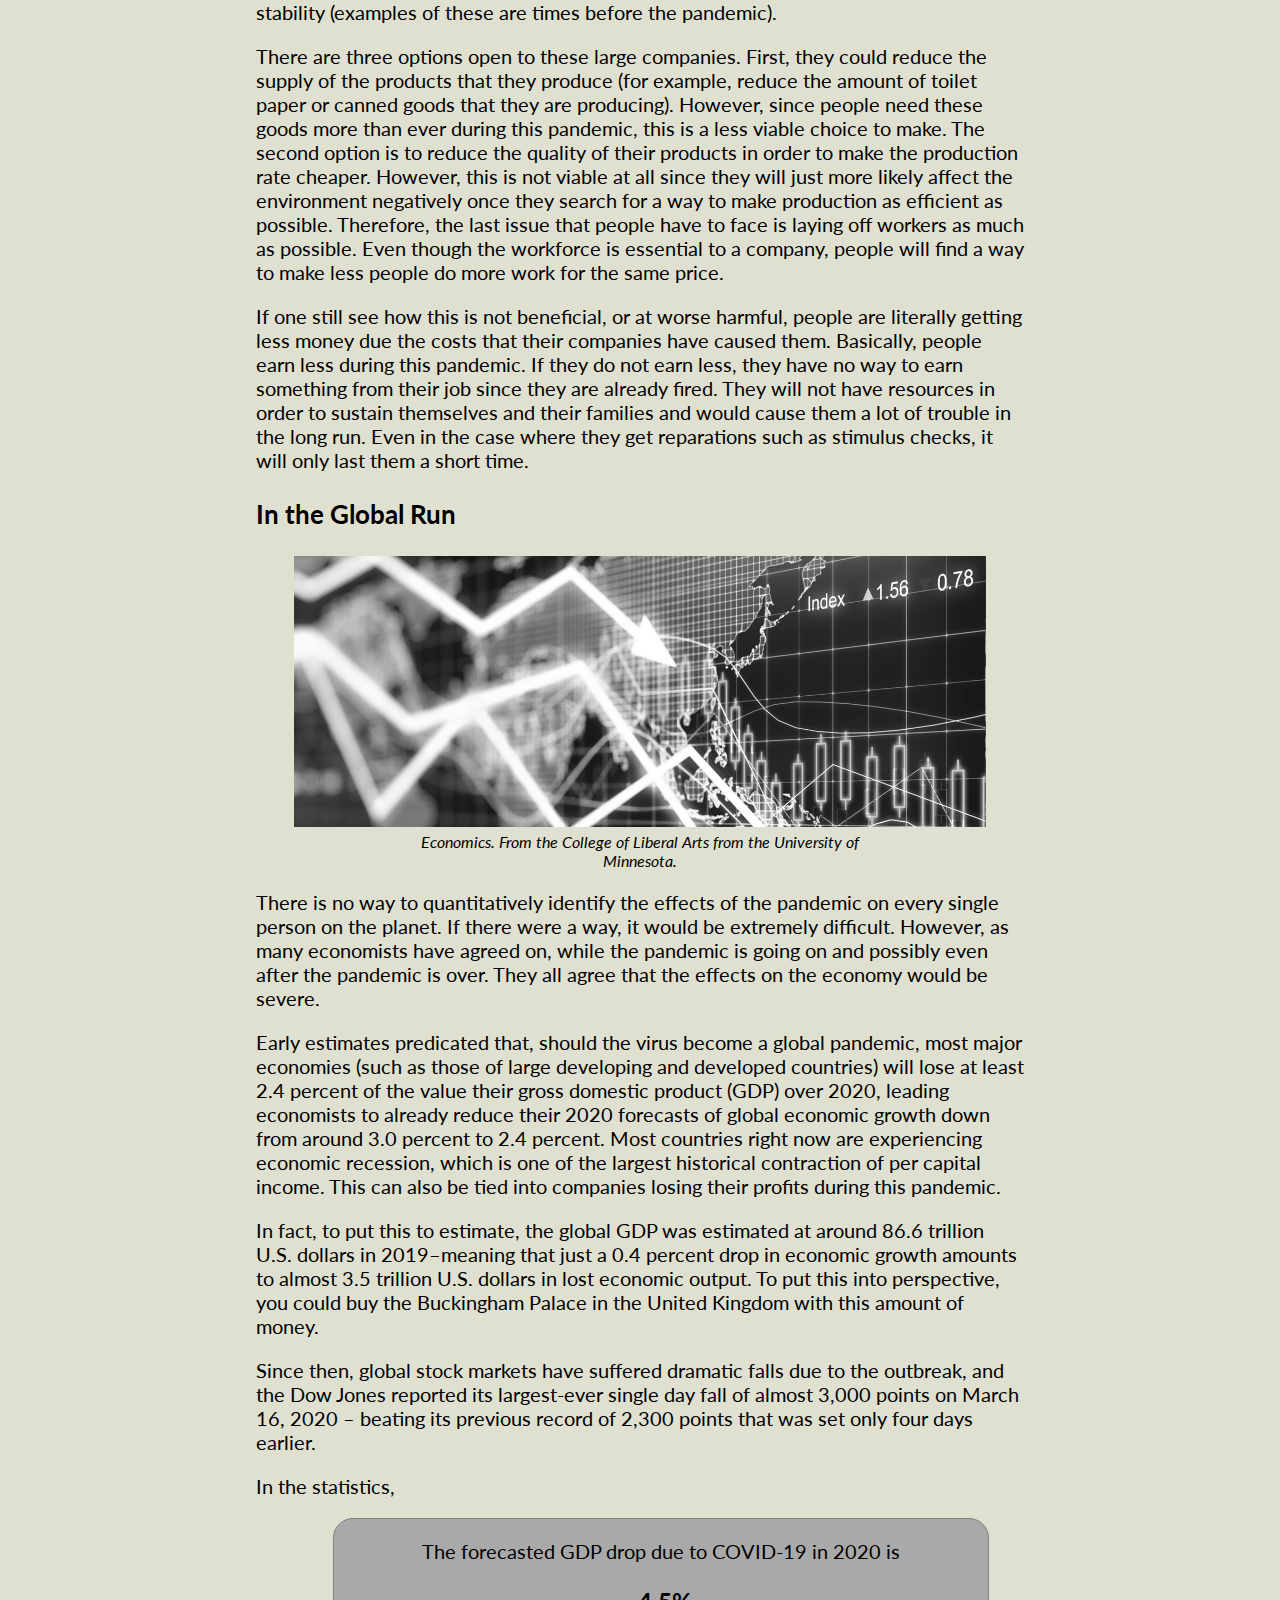
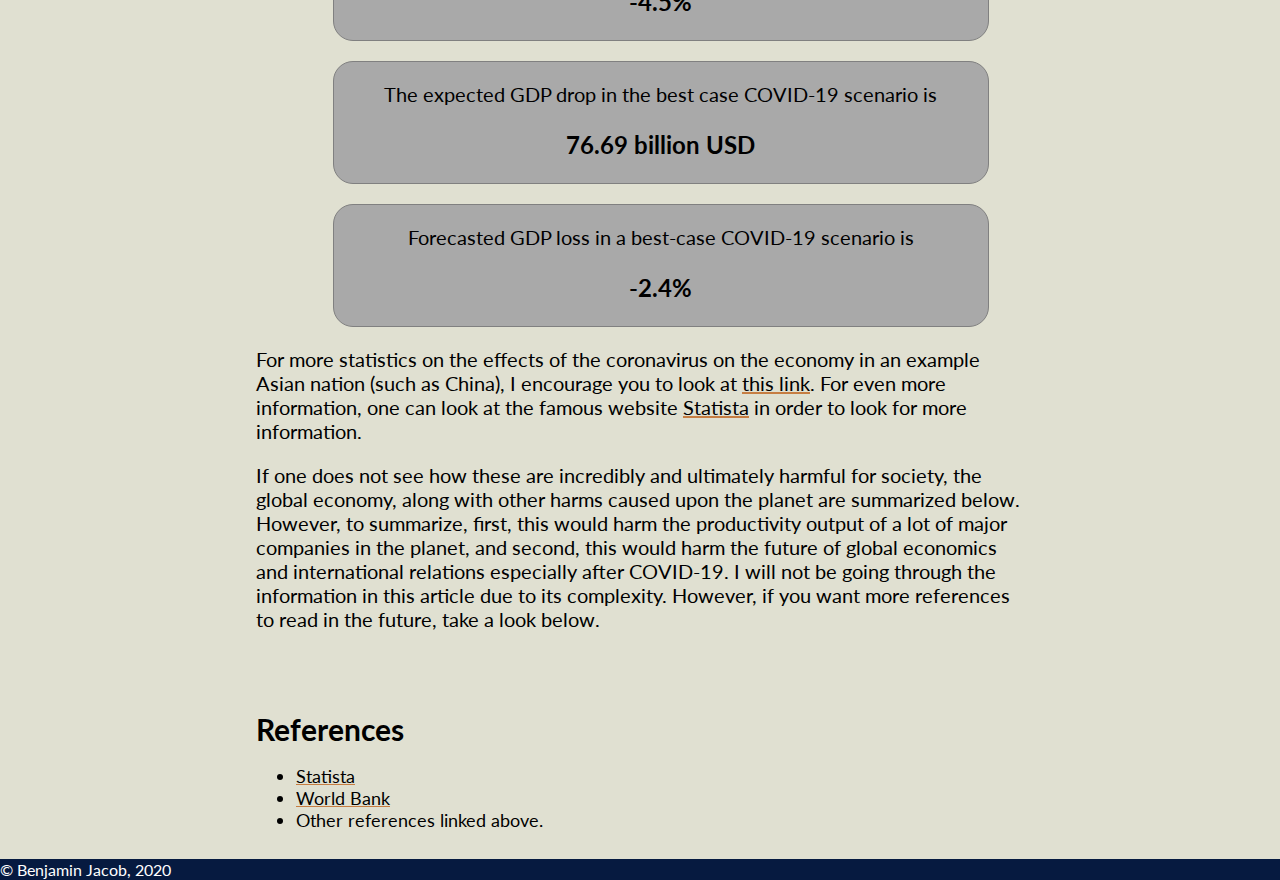
<file: htdocs/issues-in-the-pandemic.html>
<!DOCTYPE html>
<html>
    <head>
        <title>Taking the Corona Away - Issues in the Pandemic</title>
        <meta charset="utf-8">
        <meta name="author" content="Benjamin Jacob">
        <meta name="keywords" content="HTML, CSS, JavaScript, Coronavirus, COVID-19">
        <meta name="revised" content="21-January-2021">
        <meta name="viewport" content="width=device-width, initial-scale=1.0">
        <link rel="icon" type="image/gif" href="../images/covid-favicon.png">
		
        <link rel="stylesheet" type="text/css" href="../css/index-content-css.css">
        <link rel="stylesheet" type="text/css" href="../css/issue-unique-css.css">
    </head>
    <body>
        <div id="content">
            <!--ATTACH WORKING HEADER HERE-->
            <div id="navigation-bar">
                <ul>
                    <li class="home">
                        <a href="../htdocs/index.html">Take the Corona Away</a>
                    </li>
                    <li class="right-navigation-bar last-child">
                        <a href="../htdocs/about-the-author.html">ABOUT THE AUTHOR</a>
                    </li>
                    <li class="right-navigation-bar">
                        <a href="../htdocs/how-to-help.html">HELP</a>
                    </li>
                    <li class="right-navigation-bar">
                        <a href="../htdocs/solutions-to-the-pandemic.html">SOLUTIONS</a>
                    </li>
                    <li class="right-navigation-bar active">
                        <a href="../htdocs/issues-in-the-pandemic.html">ISSUES</a>
                    </li>
                    <li class="right-navigation-bar">
                        <a href="../htdocs/index.html">HOME</a>
                    </li>
                </ul>
            </div>
            <div class="dummy">
            
            </div>
            <div id="content" class="flyer-welcome welcome-page">
                <div class="flyer-excellence-margin" style="height:0;">
                    <!--FILLER TEXT-->
                </div>
                <h1 style="text-align: center;">Problems and Issues in the Pandemic</h1>
				<div class="social-media">
					<li><a href="https://www.facebook.com/victimemer/"><i class="sprite facebook-sprite"></i></a></li>
					<li><a href="https://www.instagram.com/bljacob_/"><i class="sprite instagram-sprite"></i></a></li>
					<li><a href="https://twitter.com/_victimemer"><i class="sprite twitter-sprite"></i></a></li>
				</div>
                <div class="margin">
                    <!--FILLER TEXT-->
                </div>
                <p style="text-align: center;">SUMMARY: Due to the high contagiousness rate of COVID-19, many governments have decided to close their borders in order to avoid spreading the coronavirus to people in other countries. This has obviously spread to other countries and is causing more problems in the economy, the education system, among others. Many jobs are lost due to large establishments requiring less people. Students are forced to study from the "comfort" of their own homes, which causes a lot of issues among students. This article would discuss the issues and problems that it has caused on both a global and a local lens.</p>
				<p>Jump to: <a href="#student-burnout">Student Burnout</a> | <a href="#financial-problems">Financial Problems</a></p>
                <div class="flyer-excellence-margin">
                    <!--FILLER TEXT-->
                </div>
            </div>
			<div id="student-burnout"></div>
            <div id="content" class="left" style="margin-top: 0;">
				<h2>Burnouts in Schools</h2>
				<h4>(Some statements are from my article series in the <em>The Science Scholar</em> with Lauren Fernandez of 9-Na)</h4>
				<img alt="Online Class Burnout" src="../images/online-class.jpg">
				<div id="image-caption">
                    <p><i>Student using a laptop.</i></p>
                </div>
				<p>People most likely know the hashtag <a href="https://twitter.com/search?q=%23pisaygiveusabreak&src=typeahead_click">#PisayGiveUsABreak</a> since it went viral on Twitter last October. The hashtag started trending on Twitter within just twelve hours. As of October 20, 2020 at 10:00 AM, the hashtag has been tweeted over 14,000 times. This revealed numerous issues about the students’ lives inside and outside the virtual classroom.</p>
				<p>Many students spoke of how the workload was detrimental to their already unhealthy sleep schedules and how they skipped meals just to finish requirements. Others shared their experiences with taking breaks, which only led to the guilt in not doing their requirements instead. Another student talked about having environments that were not conducive to self-learning.</p>
				<p>These issues happen not only just in our school, Philippine Science High School. This also happens in many other schools. In fact, this has been reported in several nationwide articles such as the <a href="https://mb.com.ph/2020/09/04/students-say-they-have-a-hard-time-with-online-classes/">Manila Bulletin</a>, <a href="https://news.abs-cbn.com/news/10/23/20/viral-pisaygiveusabreak-shows-snags-in-learning-during-pandemic">ABS-CBN</a> and <a href="https://www.rappler.com/moveph/philippine-science-high-school-campuses-temporary-academic-breaks-student-pleas-go-viral">Rappler MovePH</a> have reported. This is due to the fact that we are all in our homes, and continue to expand narratives of us at home. Being at home obstructs us from the luxury of a weekend’s rest due to the absence of a barrier between academic and personal life.</p>
				<p>Many students have a hard time processing modules. Some don't have devices such as smartphones, tablets, or laptops in order to submit modules digitally. Even if they do, they usually don't have load to buy mobile data or to connect to the Internet.</p>
				<p>Aside from that, the online class life is very demanding. You spend around 4 hours looking at your computer every day just to attend classes (in the best case), you spend around 3 to 6 hours doing homework at the end of the day, and you probably have leisure by watching Netflix or YouTube for 2 hours. This would lead to you staring at your screen for a whopping 12 hours at most, which will make your eyes dry and hurt so badly.</p>
				<p>Also, unlike the classes in real life, you could just get so distracted during classes (since you have access to gadgets, which is a commodity that you are usually not allowed to access in face-to-face classes without getting confiscated, unless it is permitted to use for educational purposes). Now, you could access it for any reason at any time since it basically in front of you.</p>
				<p>For more information on the students' pleas, read some articles by writers of <em>The Science Scholar</em> in the links as follows: <a href="https://scischo.medium.com/opinion-excellence-at-what-cost-3e1034505a5d">In Pursuit of Excellence: At What Cost? by Vyan Abella and Indie Beldia</a> | <a href="https://medium.com/the-science-scholar/opinion-in-pursuit-of-excellence-is-it-worth-it-bd5991e43bec">In Pursuit of Excellence: Is It Worth It? by Benji Jacob and Lauren Fernandez</a>.</p>
			</div>
			<div id="financial-problems" style="height: 0;"></div>
			<div id="content" class="left" style="margin-top: 0;">
				<h2>Financial Problems</h2>
				<p>Over the past few months in this pandemic, many companies whether big or small, had to let go of a lot of employees since they can no longer pay them. Even though the company is bombastically rich or makes a lot of money in their premises, this is not enough to make them stay. </p>
				<embed type="text/html" src="https://business.inquirer.net/308600/pal-to-let-go-of-2700-employees-as-pandemic-beats-up-airline" class="social">
				<div id="image-caption">
					<i>News by Inquirer on Philippine Airlines</i>
				</div>
				<br>
				<blockquote class="twitter-tweet tw-align-center"><p lang="en" dir="ltr">LOOK: Okada Manila&#39;s PR confirmed that they have cascaded yesterday a memo informing employees of its reduction of more than 1,000 employees &quot;because of the new normal that lies ahead of us&quot;. <a href="https://t.co/0oIszltFWo">pic.twitter.com/0oIszltFWo</a></p>&mdash; April Rafales (@aprilrafales) <a href="https://twitter.com/aprilrafales/status/1265543750207655936?ref_src=twsrc%5Etfw">May 27, 2020</a></blockquote> <script async src="https://platform.twitter.com/widgets.js" charset="utf-8"></script>
				<div id="image-caption">
					<i>News by April Rafales on Okada Manila</i>
				</div>
				<p>Obviously, during this pandemic, people are not allowed to go out of their homes in order to access the more private of areas such as hotels, malls, and other more private companies. Therefore, there would be less profit during this time of the pandemic (and other financial instabilities such as economic depressions) that in times of financial stability (examples of these are times before the pandemic).</p>
				<p>There are three options open to these large companies. First, they could reduce the supply of the products that they produce (for example, reduce the amount of toilet paper or canned goods that they are producing). However, since people need these goods more than ever during this pandemic, this is a less viable choice to make. The second option is to reduce the quality of their products in order to make the production rate cheaper. However, this is not viable at all since they will just more likely affect the environment negatively once they search for a way to make production as efficient as possible. Therefore, the last issue that people have to face is laying off workers as much as possible. Even though the workforce is essential to a company, people will find a way to make less people do more work for the same price.</p>
				<p>If one still see how this is not beneficial, or at worse harmful, people are literally getting less money due the costs that their companies have caused them. Basically, people earn less during this pandemic. If they do not earn less, they have no way to earn something from their job since they are already fired. They will not have resources in order to sustain themselves and their families and would cause them a lot of trouble in the long run. Even in the case where they get reparations such as stimulus checks, it will only last them a short time.</p>
				<h3>In the Global Run</h3>
				<img src="../images/global-economics.jpg" style="width: 90%;">
				<div id="image-caption">
					<i>Economics. From the College of Liberal Arts from the University of Minnesota.</i>
				</div>
				<p>There is no way to quantitatively identify the effects of the pandemic on every single person on the planet. If there were a way, it would be extremely difficult. However, as many economists have agreed on, while the pandemic is going on and possibly even after the pandemic is over. They all agree that the effects on the economy would be severe.</p>
				<p>Early estimates predicated that, should the virus become a global pandemic, most major economies (such as those of large developing and developed countries) will lose at least 2.4 percent of the value their gross domestic product (GDP) over 2020, leading economists to already reduce their 2020 forecasts of global economic growth down from around 3.0 percent to 2.4 percent. Most countries right now are experiencing economic recession, which is one of the largest historical contraction of per capital income. This can also be tied into companies losing their profits during this pandemic.</p>
				<p>In fact, to put this to estimate, the global GDP was estimated at around 86.6 trillion U.S. dollars in 2019–meaning that just a 0.4 percent drop in economic growth amounts to almost 3.5 trillion U.S. dollars in lost economic output. To put this into perspective, you could buy the Buckingham Palace in the United Kingdom with this amount of money.</p>
				<p>Since then, global stock markets have suffered dramatic falls due to the outbreak, and the Dow Jones reported its largest-ever single day fall of almost 3,000 points on March 16, 2020 – beating its previous record of 2,300 points that was set only four days earlier.</p>
				<p>In the statistics,</p>
				<div id="statistics-blockquote">
					<div id="statistics" class="three">
						<p>The forecasted GDP drop due to COVID-19 in 2020 is</p>
						<p id="data">-4.5%</p>
					</div>
					<div id="statistics" class="three">
						<p>The expected GDP drop in the best case COVID-19 scenario is</p>
						<p id="data">76.69 billion USD</p>
					</div>
					<div id="statistics" class="three">
						<p>Forecasted GDP loss in a best-case COVID-19 scenario is</p>
						<p id="data">-2.4%</p>
					</div>
				</div>
				<p>For more statistics on the effects of the coronavirus on the economy in an example Asian nation (such as China), I encourage you to look at <a href="https://www.statista.com/statistics/1102691/china-estimated-coronavirus-covid-19-impact-on-gdp-growth/">this link</a>. For even more information, one can look at the famous website <a href="https://www.statista.com/topics/6139/covid-19-impact-on-the-global-economy/">Statista</a> in order to look for more information.</p>
				<p>If one does not see how these are incredibly and ultimately harmful for society, the global economy, along with other harms caused upon the planet are summarized below. However, to summarize, first, this would harm the productivity output of a lot of major companies in the planet, and second, this would harm the future of global economics and international relations especially after COVID-19. I will not be going through the information in this article due to its complexity. However, if you want more references to read in the future, take a look below. </p>
			</div>
			<div id="content" class="left">
				<h2>References</h2>
				<ul>
					<li><a href="https://www.statista.com/topics/6139/covid-19-impact-on-the-global-economy/">Statista</a></li>
					<li><a href="https://www.worldbank.org/en/news/feature/2020/06/08/the-global-economic-outlook-during-the-covid-19-pandemic-a-changed-world">World Bank</a></li>
					<li>Other references linked above.</li>
				</ul>
			</div>
            <div id="footer">
                © Benjamin Jacob, 2020
			</div>
        </div>
    </body>
</html>
</file>
<file: css/index-content-css.css>
/* --- FONT IMPORTS --- */
@import url('https://fonts.googleapis.com/css2?family=Architects+Daughter&display=swap');
@import url('https://fonts.googleapis.com/css2?family=Lato&display=swap');
@import url('https://fonts.googleapis.com/css2?family=Sriracha&display=swap');


/*General Style Charts*/
div h1 {
    font-size: 40px;
    font-family: 'Lato', sans-serif;
    margin-top: 0em;
    margin-bottom: 0em;
}

div h2 {
    font-size: 30px;
    font-family: 'Lato', sans-serif;
    margin-top: 0em;
    margin-bottom: 0em;
}

div p {
    font-size: 15px;
    font-family: 'Lato', sans-serif;
}

a {
    color: inherit;
	text-decoration-color: #c67d42;
}

/*Make divs span whole width*/
html {
    margin: 0;
	padding: 0;
}

body {
    margin: 0;
	padding: 0;
    background-color: #e0e0d1;
    overflow-x: hidden;
}

/*Style navigation bar*/
div#header {
    display: block;
}

div#navigation-bar {
    background-color: #061A40;
    position: fixed;
    top: 0;
    width: 100%;
	z-index: 999;
}

div#navigation-bar ul{
    list-style-type: none;
    margin: 0;
    padding: 0;
    overflow: hidden;
    background-color: #061A40;
}

div#navigation-bar li {
    height: 58px;
}

div#navigation-bar li.home{
    background-color: #061A40;
    float: left;
    font-family: 'Architects Daughter', cursive;
    font-size: 30px;
    padding-top: 0px;
    padding-bottom: 6px;
    padding-left: 10px;
	padding-right: 10px;
	margin-top: -5px;
    margin-bottom: 0px;
}

div#navigation-bar li.right-navigation-bar {
    background-color: #061A40;
    float: right;
    padding-top: 6px;
    padding-bottom: 6px;
    font-family: 'Lato', sans-serif;
}

div#navigation-bar li.active {
    background-color: #CBE1F6;
    color: black;
    font-family: 'Lato', sans-serif;
}

div#navigation-bar li.last-child {
    padding-right: 10px;
}

div#navigation-bar li a{
    background-color: none;
    display: block;
    color: white;
    text-align: center;
    padding-top: 18px;
    padding-bottom: 10px;
    padding-left: 15px;
    padding-right: 15px;
    text-decoration: none;
}

div#navigation-bar li a:hover {
	transform: scale(0.9);
	color: darkgrey;
}

div#navigation-bar li.active a:hover {
	transform: none;
	color: #E3451F;
}

div#navigation-bar li.active a{
    background-color: #CBE1F6;
    color: black;
}

div#navigation-bar ul li.home a:hover {
	display: block;
	transform: scale(1.05);
}

/*image Sprite Creation*/
.sprite {
    background-image: url(../images/social-media-spritesheet.png);
    background-repeat: no-repeat;
    display: block;
}

.facebook-sprite {
	width: 64px;
    height: 64px;
    background-position: -5px -5px;
	transform: scale(0.75);
}

.facebook-sprite:hover {
	width: 64px;
    height: 64px;
    background-position: -79px -5px;
	transform: scale(0.65);
}

.instagram-sprite {
	width: 64px;
    height: 64px;
    background-position: -5px -79px;
	transform: scale(0.75);
}

.instagram-sprite:hover {
	width: 64px;
    height: 64px;
    background-position: -79px -79px;
	transform: scale(0.65);
}

.twitter-sprite {
	width: 64px;
    height: 64px;
    background-position: -153px -5px;
	transform: scale(0.75);
}

.twitter-sprite:hover {
	width: 64px;
    height: 64px;
    background-position: -153px -79px;
	transform: scale(0.65);
}

div#content .social-media {
	width: 200px;
	margin-left: auto;
	margin-right: auto;
}

div#content .social-media li {
	list-style-type: none;
	display: inline;
}

div#content .social-media li a {
	list-style-type: none;
	display: inline;
}

div#content .social-media li a i {
	display: inline-block;
}

/*Style content pages*/
div.dummy {
    height: 70px;
}

div#content p {
    font-size: 20px;
}

div#image-caption {
    margin-left: 20%;
    margin-right: 20%;
    text-align: center;
}

div#image-caption p {
    font-family: 'Lato', sans-serif;
    font-size: 14px;
}

div.welcome-page h1 {
	font-family: 'Sriracha', cursive;
	font-size: 54px;
	line-height: 105%;
	color: white;
	text-shadow: 2px 2px grey;
}

div.welcome-page h2 {
	font-family: 'Sriracha', cursive;
	font-size: 48px;
	color: white;
	text-shadow: 2px 2px gray;
	margin-top: -15px;
}
            
div.welcome-page p {
	color: white;
	text-shadow: 2px 2px grey;
}

div#content.flyer-welcome {
    color: black;
    background-color: antiquewhite;
    margin: 0;
}

div#content.flyer-welcome div.flyer-excellence-margin {
    padding-top: 50px;
    padding-bottom: 20px;
}

div#content.flyer-welcome div.margin {
    padding-top: 10px;
    padding-bottom: 10px;
}

div#content.flyer-welcome h1 {
    text-align: center;
}

div#content.flyer-welcome p {
    padding-left: 250px;
    padding-right: 250px;
    font-size: 20px;
    text-align: center;
}

div#content.flyer-welcome a {
	text-decoration: underline;
	text-decoration-color: white;
}

div#content.left {
    background-color: #e0e0d1;
    padding-top: 50px;
    padding-bottom: 50px;
    padding-left: 20%;
    padding-right: 20%;
    display: block;
}

div#content.left img.annotation {
    align-content: left;
    float: left;    
    display: block;
    padding-left: 50px;
    padding-right: 50px;
    height: 300px;
}

div#content.left > img.flyer {
    margin-top: 20px;
    margin-bottom: 10px;
    width: 100%;
}

div#content table#data {
    border-collapse: collapse;
    border: 1px solid;
    font-family: 'Lato', sans-serif;
}

div#content table#data caption{
    padding-top: 30px;
    padding-bottom: 30px;
    font-size: 25px;
    font-weight: bold;
}

div#content table#data th, td{
    border-collapse: collapse;
    border: 1px solid;
    font-family: 'Lato', sans-serif;
    padding: 20px;
}

div#content table#data tr td.first {
    width: 15%;
}

div#content table#data tr td.second {
    width: 60%;
}

div#content table#data tr td.second {
    width: auto;
}

div#content.left ul {
    font-family: 'Lato', sans-serif;
    font-size: 18px;
}

div#footer {
    font-family: 'Lato', sans-serif;
    background-color: #061A40;
    color: white;
    padding-top: 1px;
    padding-bottom: 1px;
}

/*fix images */
@media screen and (max-width: 1260px) {
	div.flyer-welcome h1 {
		margin-left: 20%;
		margin-right: 20%;
	}
    
    div#content.left h2 {
        padding-top: 30px;
    }
}

/*make hide images + other magic */
@media screen and (max-width: 960px) {
    div#navigation-bar li.home {
        display: none;
    }
    
    div.flyer-welcome h1 {
        font-size: 48px;
		margin-left: 20%;
		margin-right: 20%;
    }
	
	div.welcome-page h2 {
		font-family: 'Sriracha', cursive;
		font-size: 36px;
		color: white;
		text-shadow: 2px 2px gray;
		margin-top: -5px;
	}
    
    div#content.left {
        padding-top: 20px;
        padding-bottom: 20px;
    }
    
    div#content.left img.annotation {
        display: none;
    }
    
    div#content.flyer-welcome p {
        padding-left: 100px;
        padding-right: 100px;
        font-size: 16px;
    }
}
</file>
<file: css/index-unique-css.css>
div.welcome-page {
	background: url(../images/index-frontliners1-blurred.png);
	background-size: cover;
}

div#content span.learn-more {
    font-family: 'Lato', sans-serif;
    color: #061A40;
    margin: 0px;
	display: block;
    text-decoration:underline;
}

div#content.left span.learn-more:hover {
	display: block;
	color: #c67d42;
	-webkit-transform: scale(1.1, 1.1);
	-ms-transform: scale(1.1, 1.1);
	-mos-transform: scale(1.1, 1.1);		
	-o-transform: scale(1.1, 1.1);
	transform: scale(1.1, 1.1);
}

div#content p {
    font-size: 18px;
}

div#content span.learn-more a{
    text-decoration: none;
}

div#content span {
    margin: 30px;
    font-size: 16px;
}

/*fix images and transform*/
@media screen and (max-width: 1260px) {
    div#content.left img.annotation {
        float: none;
        margin-left: 5%;
        margin-right: 5%;
        width: 90%;
        height: 90%;
        padding: 0px;
    }
	
	div#content.left span.learn-more:hover {
		display: block;
	}
	
	div#content.left span.learn-more:hover {
		-webkit-transform: none;
		-ms-transform: none;
		-mos-transform: none;
		-o-transform: none;
		transform: none;
	}
}

@media screen and (max-width: 960px) {
    /* Fill when needed */
}
</file>
<file: css/author-unique-css.css>
/* --- FONT IMPORTS --- */
@import url('https://fonts.googleapis.com/css2?family=Architects+Daughter&display=swap');
@import url('https://fonts.googleapis.com/css2?family=Lato&display=swap');
@import url('https://fonts.googleapis.com/css2?family=Sriracha&display=swap');

div#content.left {
	padding-bottom: 10px;
	margin-bottom: 20px;
}

div#content.normal {
	margin-left: 20%;
	margin-right: 20%;
	padding-left: 30px;
	padding-right: 30px;
	margin-bottom: 60px;
}

div.welcome-page {
	background-image: url(../images/pisay-kalachuchi-grayscale-blurred.jpg);
	background-repeat: no-repeat;
	background-size: cover;
	background-position: 0 -200px;
}

div#content.left > img {
	filter: grayscale(1);
	z-index: 998;
}

.sprite-contact {
    background-image: url(../images/contact-spritesheet-2.png);
    background-repeat: no-repeat;
    display: block;
	transform: scale(0.5);
	margin-left: -3.25%;
}

.sprite-discord {
    background-position: -10px 0;
	width: 128px;
	height: 128px;
}

.sprite-facebook {
    background-position: -138px 0;
	width: 128px;
	height: 128px;
}

.sprite-github {
    background-position: -5px -134px;
	width: 128px;
	height: 128px;
}

.sprite-instagram {
    background-position: -138px -133px;
	width: 128px;
	height: 128px;
}

.sprite-linkedin-logo {
   background-position: -5px -266px;
	width: 128px;
	height: 128px;
}

.sprite-messenger {
    background-position: -138px -266px;
	width: 128px;
	height: 128px;
}

.sprite-twitter {
    background-position: -5px -399px;
	width: 128px;
	height: 128px;
}
</file>
<file: css/help-unique-css.css>
@import url('https://fonts.googleapis.com/css2?family=Lato&display=swap');

html {
	font-family: 'Lato', sans-serif;
}

div#content.flyer-welcome {
	background-image: url(../images/solutions-welcome-cover-blurred.png);
	background-size: cover;
}

div#content.left {
	width: 50%;
	margin: auto;
}

div#content.left ol {
	font-size: 18px;
}

div#content.left p {
	font-size: 18px;
}

div#content.left h1 {
	margin-bottom: 25px;
}

div#content.left div#donation-box {
	padding-top: 20px;
	padding-bottom: 20px;
	border-bottom: 2px solid black;
}

div#content.left div#donation-box:first-of-type {
	border-top: 2px solid black;
}

div#content.left div#donation-box p {
	font-size: 20px;
	margin: 5px 0px;
	line-height: 125%;
}

div#content.left div#donation-box p.header {
	font-size: 24px;
	margin: 5px 0px 8px;
}

div#content.left div#donation-box p.header a {
	font-size: 24px;
	margin: 5px 0px 8px;
	text-decoration: none;
	font-weight: bold;
	color: #061a40;
}

div#content.left div#donation-box p.header a:hover {
	text-decoration: underline;
	color: #c67d42;
}

div.social-media {
	margin-top: 25px;
}
</file>
<file: css/issue-unique-css.css>
div.welcome-page {
	background-image: url(../images/index-issues1-blurred.jpg);
	background-repeat: no-repeat;
	background-size: cover;
	background-position: 0 -500px;
}

div#content > h1 {
	margin-bottom: 25px;
}

div#image-caption {
	font-family: 'Lato', sans-serif;
	margin-top: 5px;
}

div#content.left {
	padding-top: 0px;
}

div#content.left {
	padding-top: 50px;
	padding-bottom: 10px;
}

div#content.left:last-of-type {
	padding-bottom: 50px;
}

div#content.left img {
	filter: grayscale(100%);
	z-index: 100;
	display: block;
	width: 80%;
	margin: auto;
}

div#content.left embed {
	display: block;
	width: 70%;
	margin: 20px 15%;
	height: 400px;
	border: 2px solid;
	border-color: lightgray;
	border-radius: 20px;
}

div#content blockquote.twitter-tweet {
	display: block;
	align-content: center;
}

div#content.left h2, div#content.left h3, div#content.left h4 {
	font-family: 'Lato', sans-serif;
}

div#content.left h3 {
	font-size: 26px;
}

div#statistics-blockquote {
	display: block;
	height: 100%;
}

div#statistics p#data {
	font-size: 24px;
	font-weight: bold;
}

div#statistics.three {
	display: block;
	width: 80%;
	padding-left: 20px;
	padding-right: 20px;
	margin-left: 10%;
	margin-right: 10%;
	margin-top: 20px;
	margin-bottom: 20px;
	text-align: center;
	border: 1px solid gray;
	border-radius: 20px;
	background-color: darkgray;
}

@media screen and (max-width: 1300px) {
	div#content.left embed {
		width: 90%;
		margin: 10px 5%;
	}
}

@media screen and (max-width: 1260px) {
	div.welcome-page {
		background-position: 0px -250px;
	}
}

@media screen and (max-width: 960px) {
	div.welcome-page {
		background-size: cover;
		background-position: 0px 0px;
	}
	
	div#content.left embed {
		width: 100%;
		margin: 20px 0%;
	}
	
	div#image-caption {
		margin: 0;
	}
}
</file>
